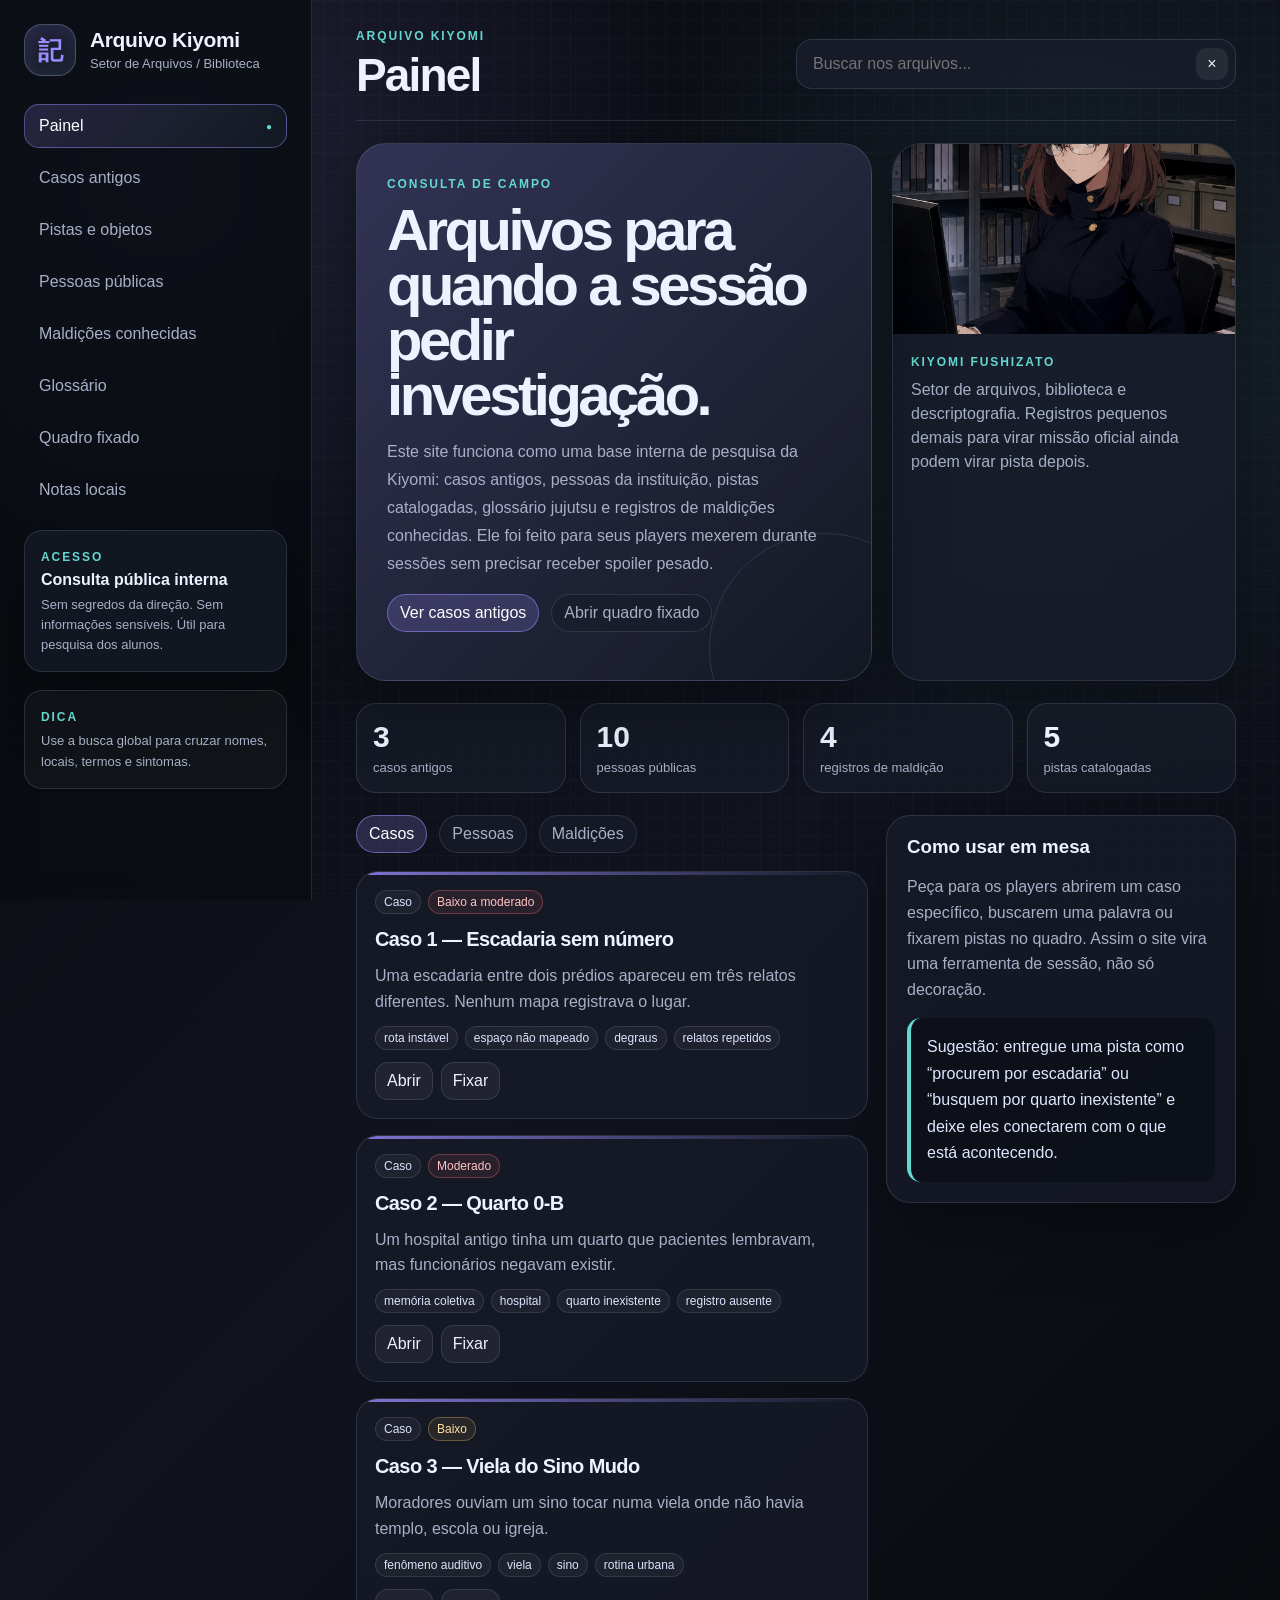
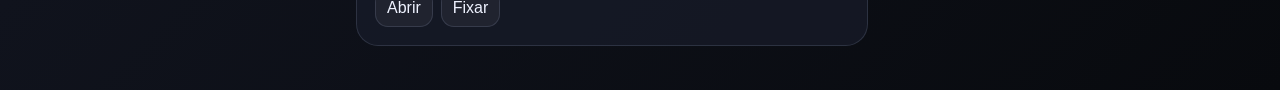
<file: index.html>
<!DOCTYPE html>
<html lang="pt-BR">
<head>
  <meta charset="UTF-8" />
  <meta name="viewport" content="width=device-width, initial-scale=1.0" />
  <title>Arquivo Kiyomi — Colégio Jujutsu</title>
  <link rel="stylesheet" href="assets/css/style.css" />
</head>
<body>
  <div class="noise"></div>
  <div class="app-shell">
    <aside class="sidebar" id="sidebar">
      <div class="brand">
        <div class="brand-mark">記</div>
        <div>
          <h1>Arquivo Kiyomi</h1>
          <p>Setor de Arquivos / Biblioteca</p>
        </div>
      </div>

      <button class="mobile-close" id="closeSidebar">Fechar</button>

      <nav class="nav-list" id="navList">
        <a href="#/inicio" class="nav-link" data-route="inicio">Painel</a>
        <a href="#/casos" class="nav-link" data-route="casos">Casos antigos</a>
        <a href="#/pistas" class="nav-link" data-route="pistas">Pistas e objetos</a>
        <a href="#/pessoas" class="nav-link" data-route="pessoas">Pessoas públicas</a>
        <a href="#/maldições" class="nav-link" data-route="maldições">Maldições conhecidas</a>
        <a href="#/glossario" class="nav-link" data-route="glossario">Glossário</a>
        <a href="#/quadro" class="nav-link" data-route="quadro">Quadro fixado</a>
        <a href="#/notas" class="nav-link" data-route="notas">Notas locais</a>
      </nav>

      <div class="sidebar-card">
        <span class="mini-label">Acesso</span>
        <strong>Consulta pública interna</strong>
        <p>Sem segredos da direção. Sem informações sensíveis. Útil para pesquisa dos alunos.</p>
      </div>

      <div class="sidebar-card compact">
        <span class="mini-label">Dica</span>
        <p>Use a busca global para cruzar nomes, locais, termos e sintomas.</p>
      </div>
    </aside>

    <main class="main">
      <header class="topbar">
        <button class="hamburger" id="openSidebar">☰</button>
        <div>
          <span class="mini-label" id="routeKicker">Dossiê</span>
          <h2 id="pageTitle">Painel</h2>
        </div>
        <div class="global-search">
          <input id="globalSearch" type="search" placeholder="Buscar nos arquivos..." autocomplete="off" />
          <button id="clearSearch" title="Limpar busca">×</button>
        </div>
      </header>

      <section id="searchResults" class="search-results hidden"></section>
      <section id="viewRoot" class="view-root"></section>
    </main>
  </div>

  <dialog id="detailDialog" class="detail-dialog">
    <button class="dialog-close" id="dialogClose">×</button>
    <div id="dialogContent"></div>
  </dialog>

  <script src="assets/js/data.js"></script>
  <script src="assets/js/app.js"></script>
</body>
</html>
</file>
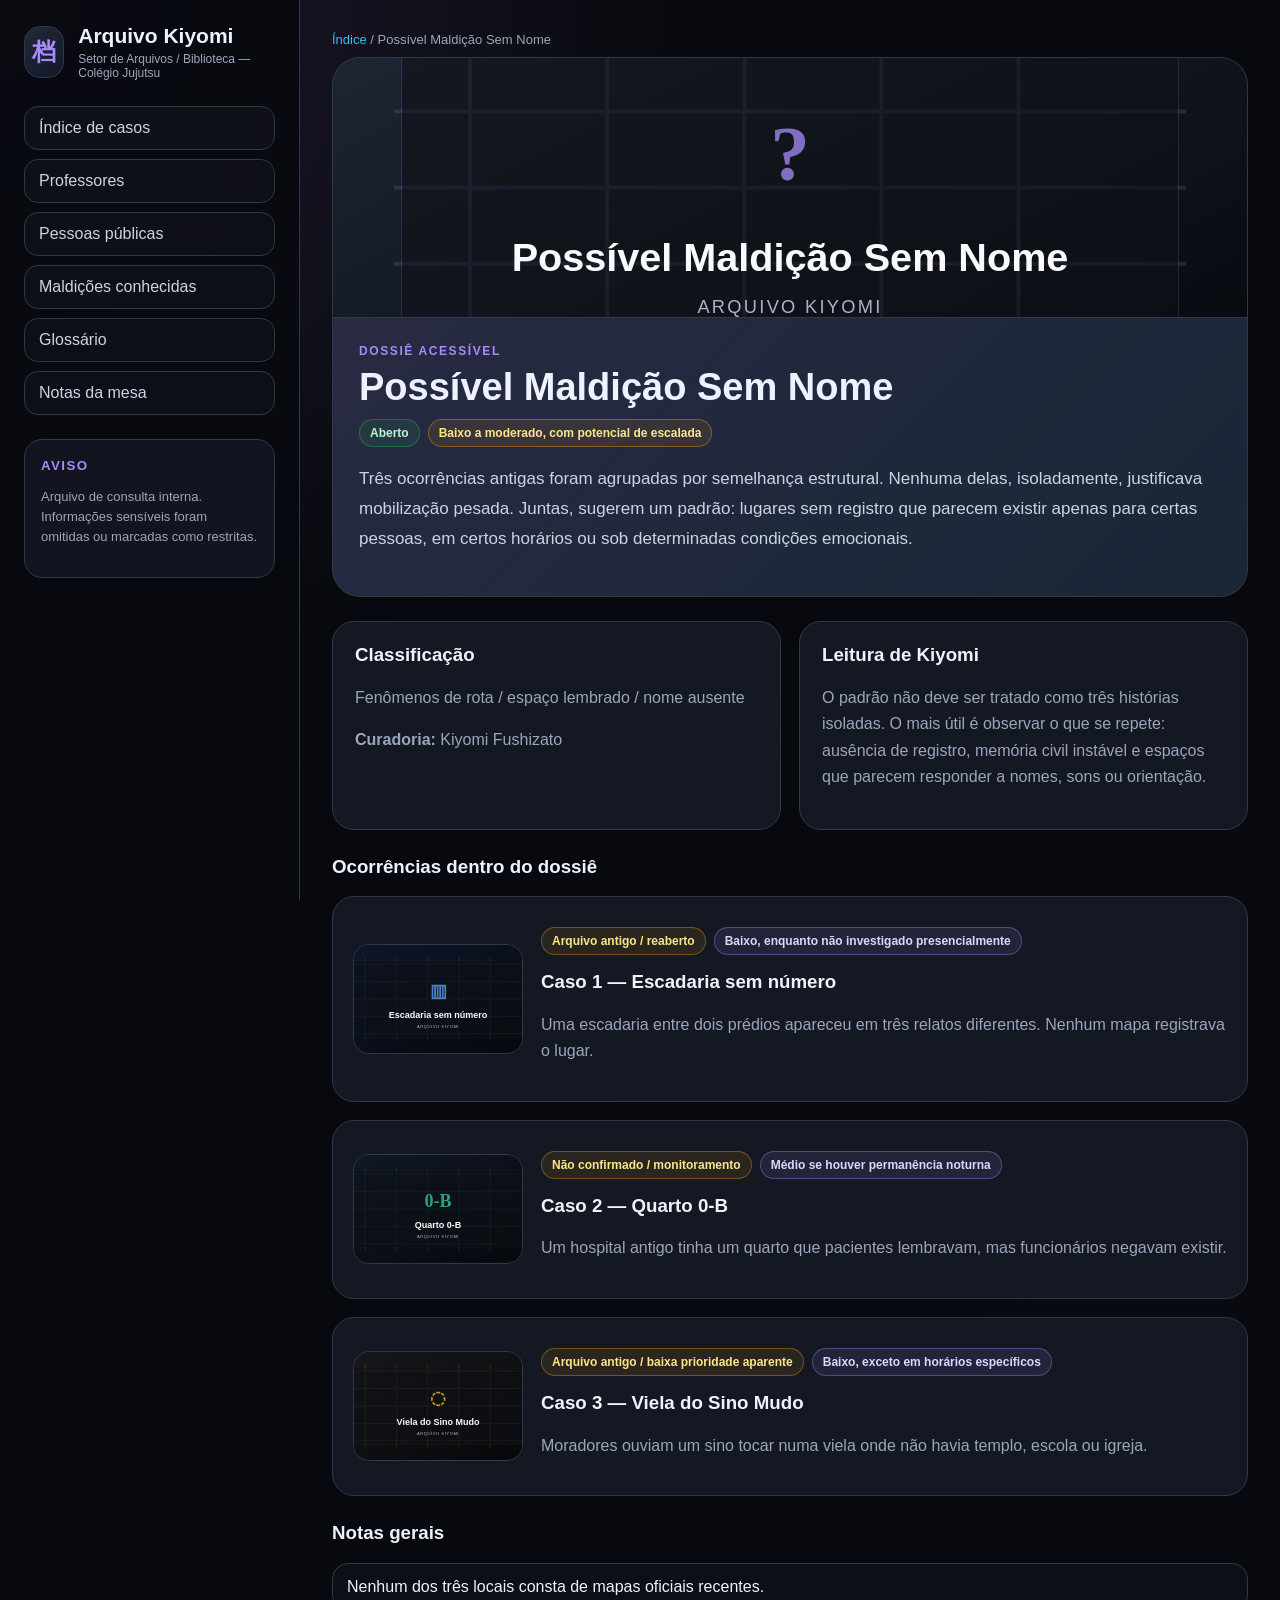
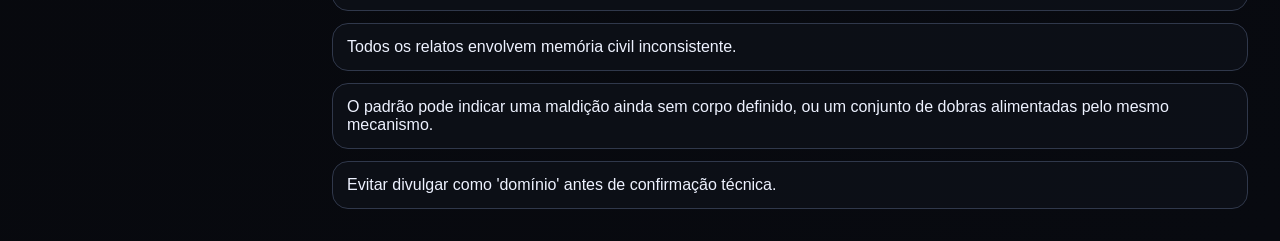
<file: caso.html>
<!DOCTYPE html>
<html lang="pt-BR">
<head>
  <meta charset="UTF-8" />
  <meta name="viewport" content="width=device-width, initial-scale=1.0" />
  <title>Arquivo Kiyomi</title>
  <link rel="stylesheet" href="styles.css" />
</head>
<body>
  <script src="data.js"></script>
  <script src="app.js"></script>
  <script>
    const page = "caso";
    const routes = {
      index: renderIndex,
      caso: renderCaseGroup,
      subcaso: renderSubcase,
      professores: renderProfessores,
      professor: renderProfessor,
      pessoas: renderPessoas,
      maldicoes: renderMaldicoes,
      glossario: renderGlossario,
      notas: renderNotas
    };
    routes[page]();
  </script>
</body>
</html>
</file>
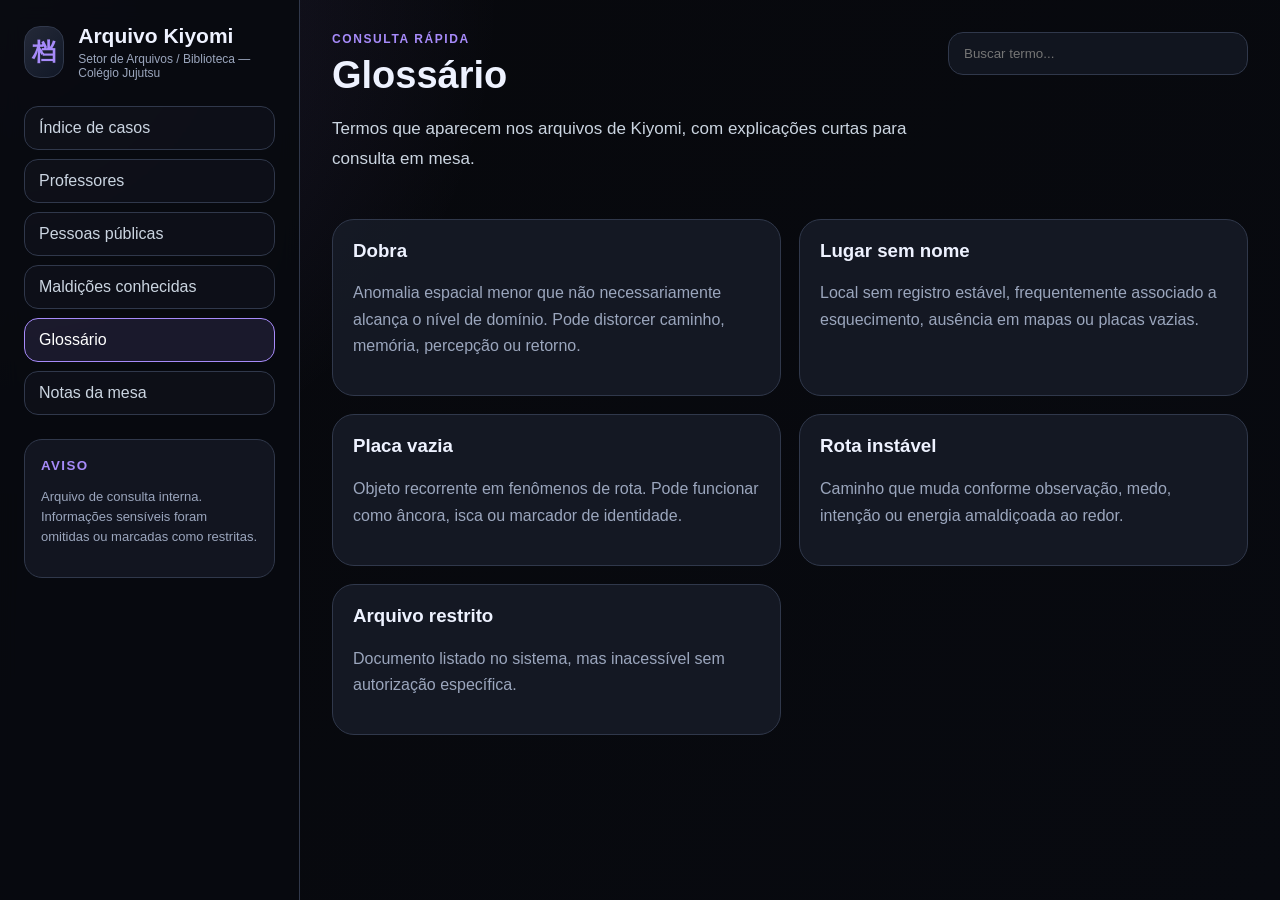
<file: glossario.html>
<!DOCTYPE html>
<html lang="pt-BR">
<head>
  <meta charset="UTF-8" />
  <meta name="viewport" content="width=device-width, initial-scale=1.0" />
  <title>Arquivo Kiyomi</title>
  <link rel="stylesheet" href="styles.css" />
</head>
<body>
  <script src="data.js"></script>
  <script src="app.js"></script>
  <script>
    const page = "glossario";
    const routes = {
      index: renderIndex,
      caso: renderCaseGroup,
      subcaso: renderSubcase,
      professores: renderProfessores,
      professor: renderProfessor,
      pessoas: renderPessoas,
      maldicoes: renderMaldicoes,
      glossario: renderGlossario,
      notas: renderNotas
    };
    routes[page]();
  </script>
</body>
</html>
</file>
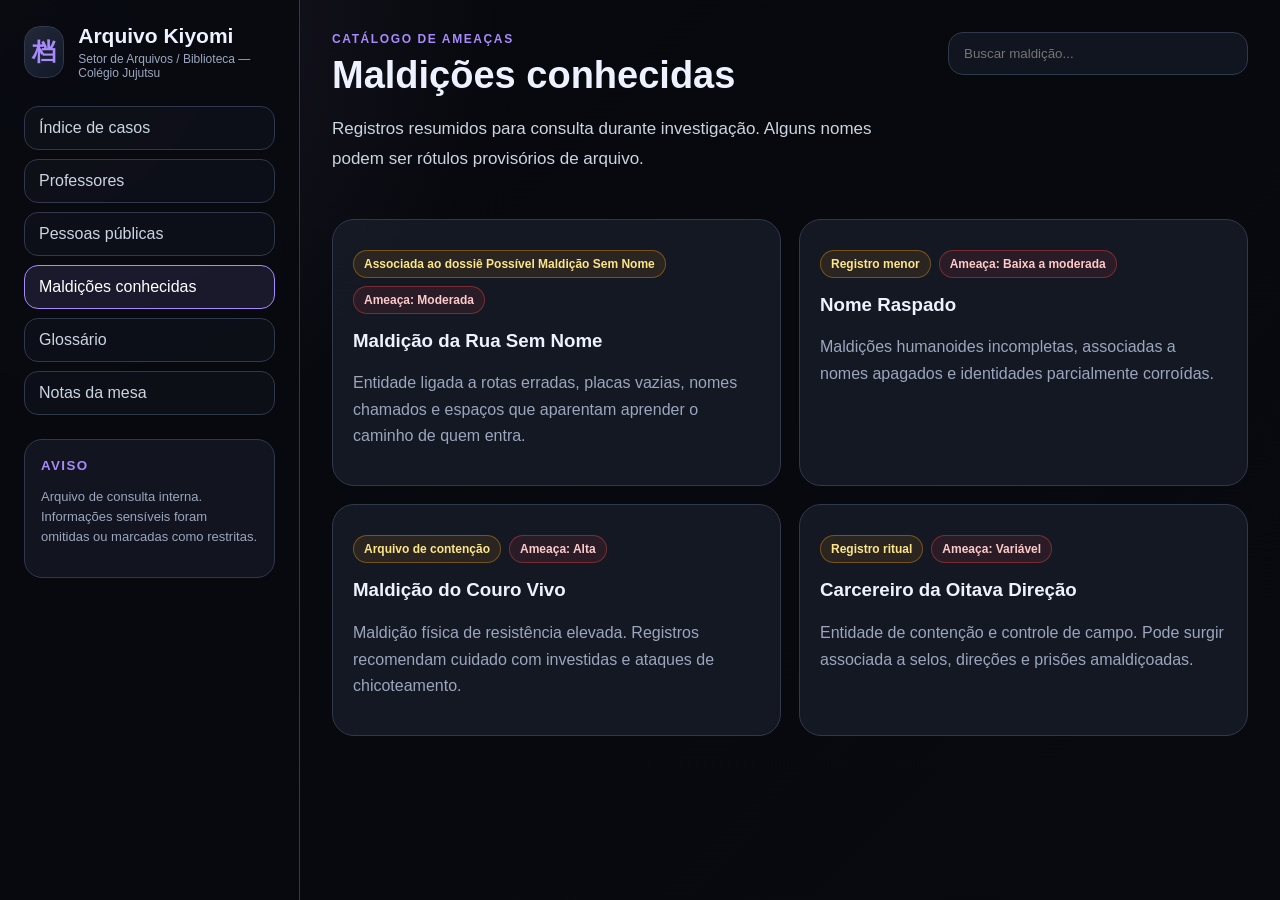
<file: maldicoes.html>
<!DOCTYPE html>
<html lang="pt-BR">
<head>
  <meta charset="UTF-8" />
  <meta name="viewport" content="width=device-width, initial-scale=1.0" />
  <title>Arquivo Kiyomi</title>
  <link rel="stylesheet" href="styles.css" />
</head>
<body>
  <script src="data.js"></script>
  <script src="app.js"></script>
  <script>
    const page = "maldicoes";
    const routes = {
      index: renderIndex,
      caso: renderCaseGroup,
      subcaso: renderSubcase,
      professores: renderProfessores,
      professor: renderProfessor,
      pessoas: renderPessoas,
      maldicoes: renderMaldicoes,
      glossario: renderGlossario,
      notas: renderNotas
    };
    routes[page]();
  </script>
</body>
</html>
</file>
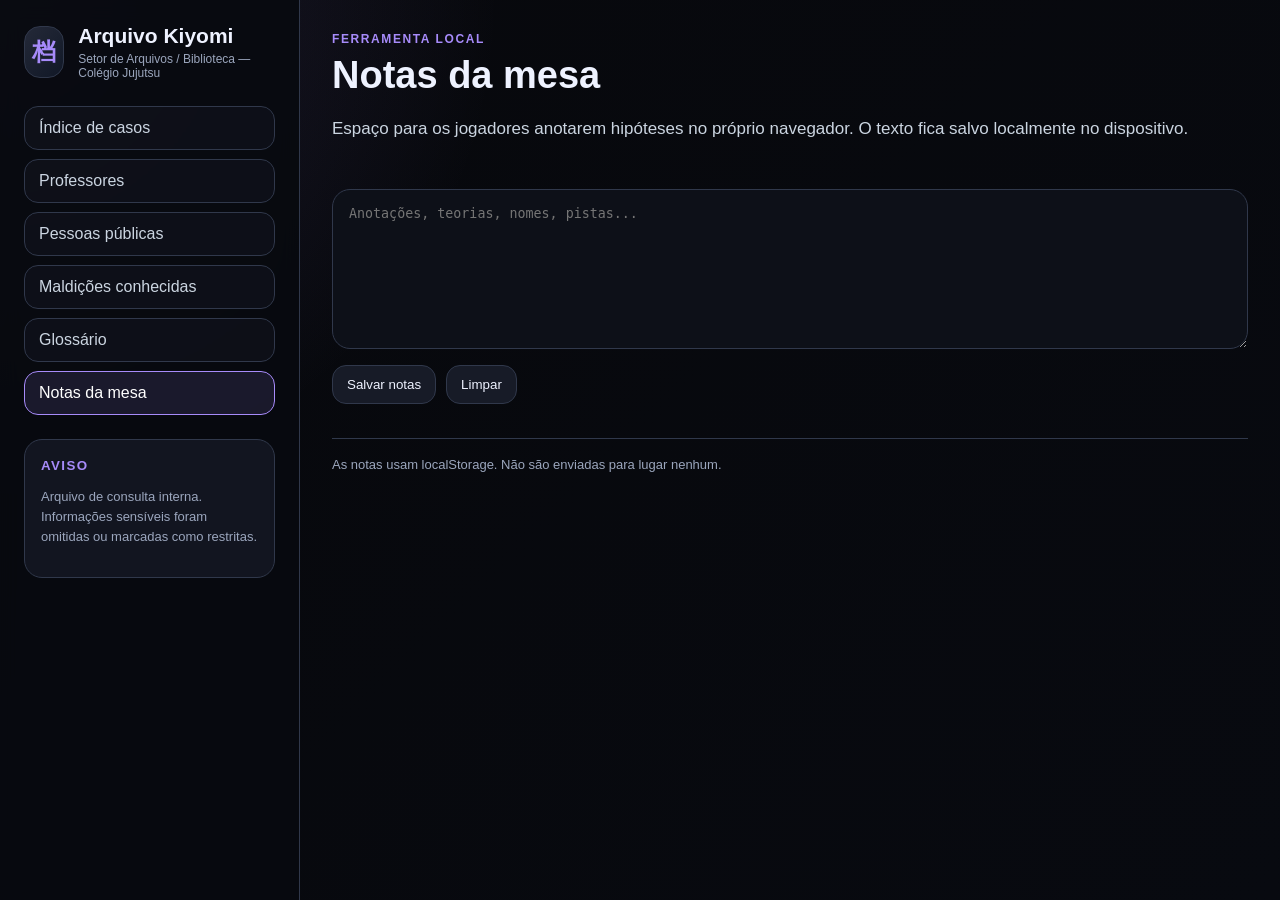
<file: notas.html>
<!DOCTYPE html>
<html lang="pt-BR">
<head>
  <meta charset="UTF-8" />
  <meta name="viewport" content="width=device-width, initial-scale=1.0" />
  <title>Arquivo Kiyomi</title>
  <link rel="stylesheet" href="styles.css" />
</head>
<body>
  <script src="data.js"></script>
  <script src="app.js"></script>
  <script>
    const page = "notas";
    const routes = {
      index: renderIndex,
      caso: renderCaseGroup,
      subcaso: renderSubcase,
      professores: renderProfessores,
      professor: renderProfessor,
      pessoas: renderPessoas,
      maldicoes: renderMaldicoes,
      glossario: renderGlossario,
      notas: renderNotas
    };
    routes[page]();
  </script>
</body>
</html>
</file>
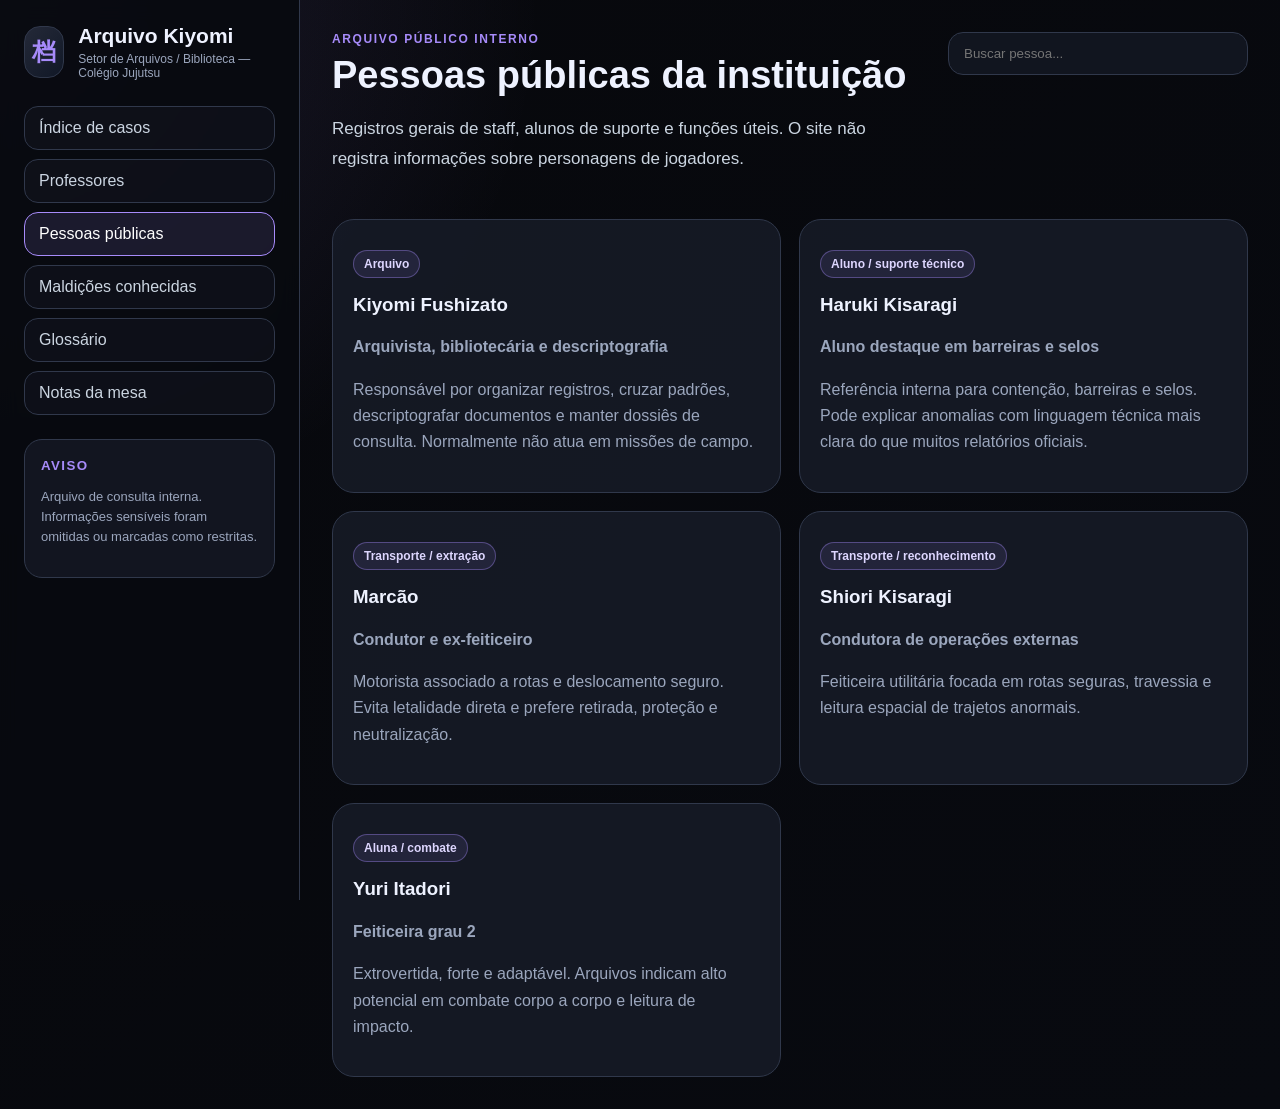
<file: pessoas.html>
<!DOCTYPE html>
<html lang="pt-BR">
<head>
  <meta charset="UTF-8" />
  <meta name="viewport" content="width=device-width, initial-scale=1.0" />
  <title>Arquivo Kiyomi</title>
  <link rel="stylesheet" href="styles.css" />
</head>
<body>
  <script src="data.js"></script>
  <script src="app.js"></script>
  <script>
    const page = "pessoas";
    const routes = {
      index: renderIndex,
      caso: renderCaseGroup,
      subcaso: renderSubcase,
      professores: renderProfessores,
      professor: renderProfessor,
      pessoas: renderPessoas,
      maldicoes: renderMaldicoes,
      glossario: renderGlossario,
      notas: renderNotas
    };
    routes[page]();
  </script>
</body>
</html>
</file>
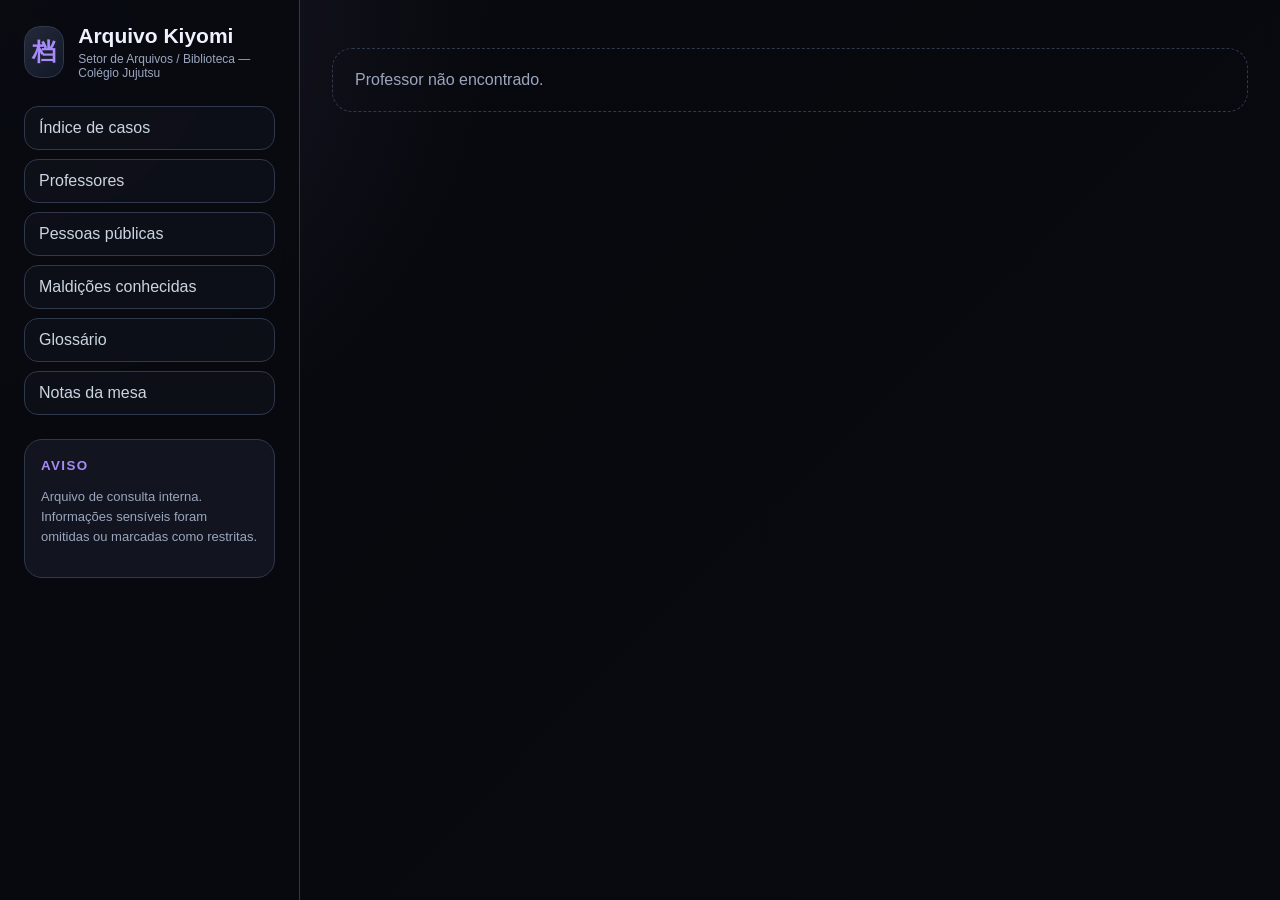
<file: professor.html>
<!DOCTYPE html>
<html lang="pt-BR">
<head>
  <meta charset="UTF-8" />
  <meta name="viewport" content="width=device-width, initial-scale=1.0" />
  <title>Arquivo Kiyomi</title>
  <link rel="stylesheet" href="styles.css" />
</head>
<body>
  <script src="data.js"></script>
  <script src="app.js"></script>
  <script>
    const page = "professor";
    const routes = {
      index: renderIndex,
      caso: renderCaseGroup,
      subcaso: renderSubcase,
      professores: renderProfessores,
      professor: renderProfessor,
      pessoas: renderPessoas,
      maldicoes: renderMaldicoes,
      glossario: renderGlossario,
      notas: renderNotas
    };
    routes[page]();
  </script>
</body>
</html>
</file>
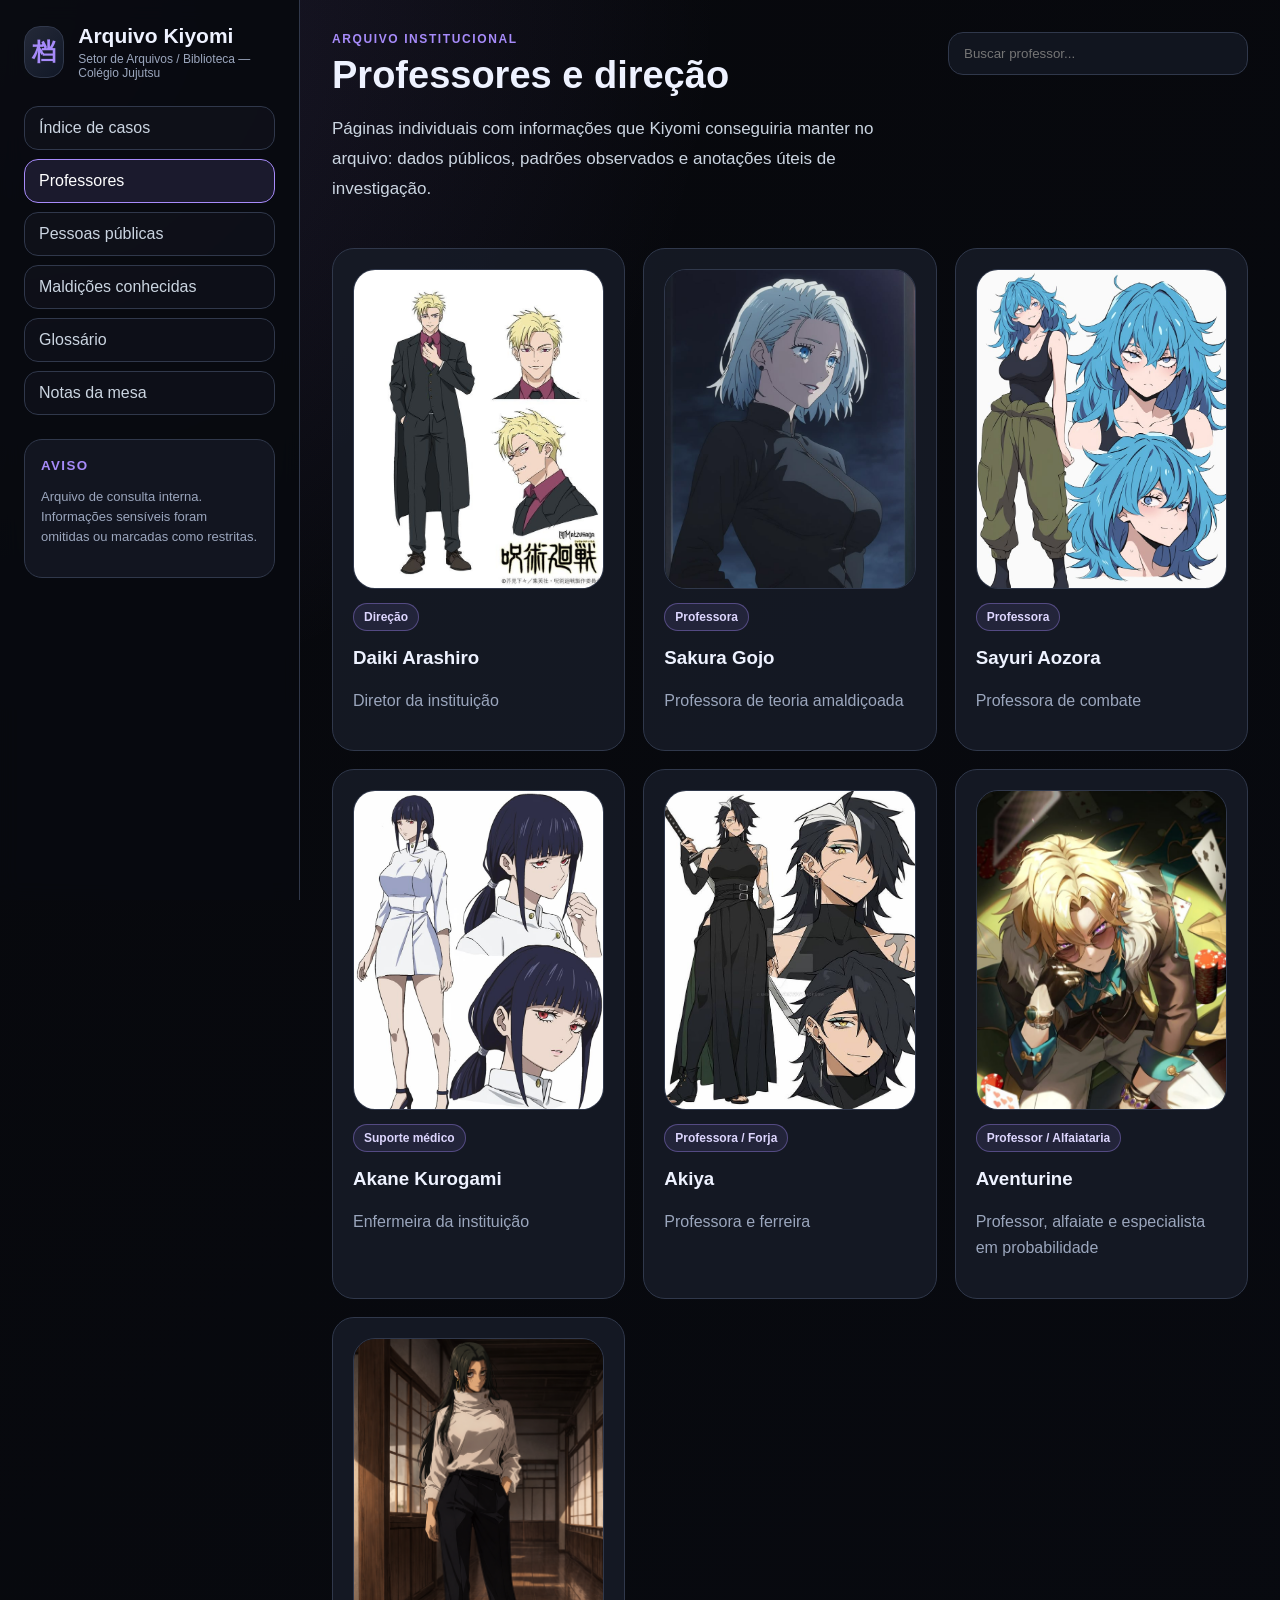
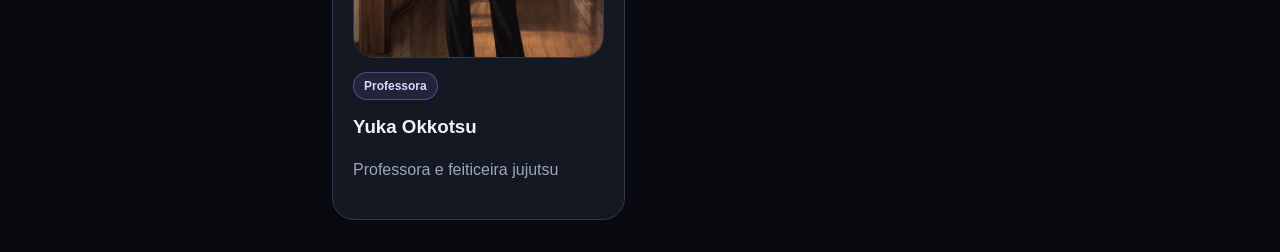
<file: professores.html>
<!DOCTYPE html>
<html lang="pt-BR">
<head>
  <meta charset="UTF-8" />
  <meta name="viewport" content="width=device-width, initial-scale=1.0" />
  <title>Arquivo Kiyomi</title>
  <link rel="stylesheet" href="styles.css" />
</head>
<body>
  <script src="data.js"></script>
  <script src="app.js"></script>
  <script>
    const page = "professores";
    const routes = {
      index: renderIndex,
      caso: renderCaseGroup,
      subcaso: renderSubcase,
      professores: renderProfessores,
      professor: renderProfessor,
      pessoas: renderPessoas,
      maldicoes: renderMaldicoes,
      glossario: renderGlossario,
      notas: renderNotas
    };
    routes[page]();
  </script>
</body>
</html>
</file>
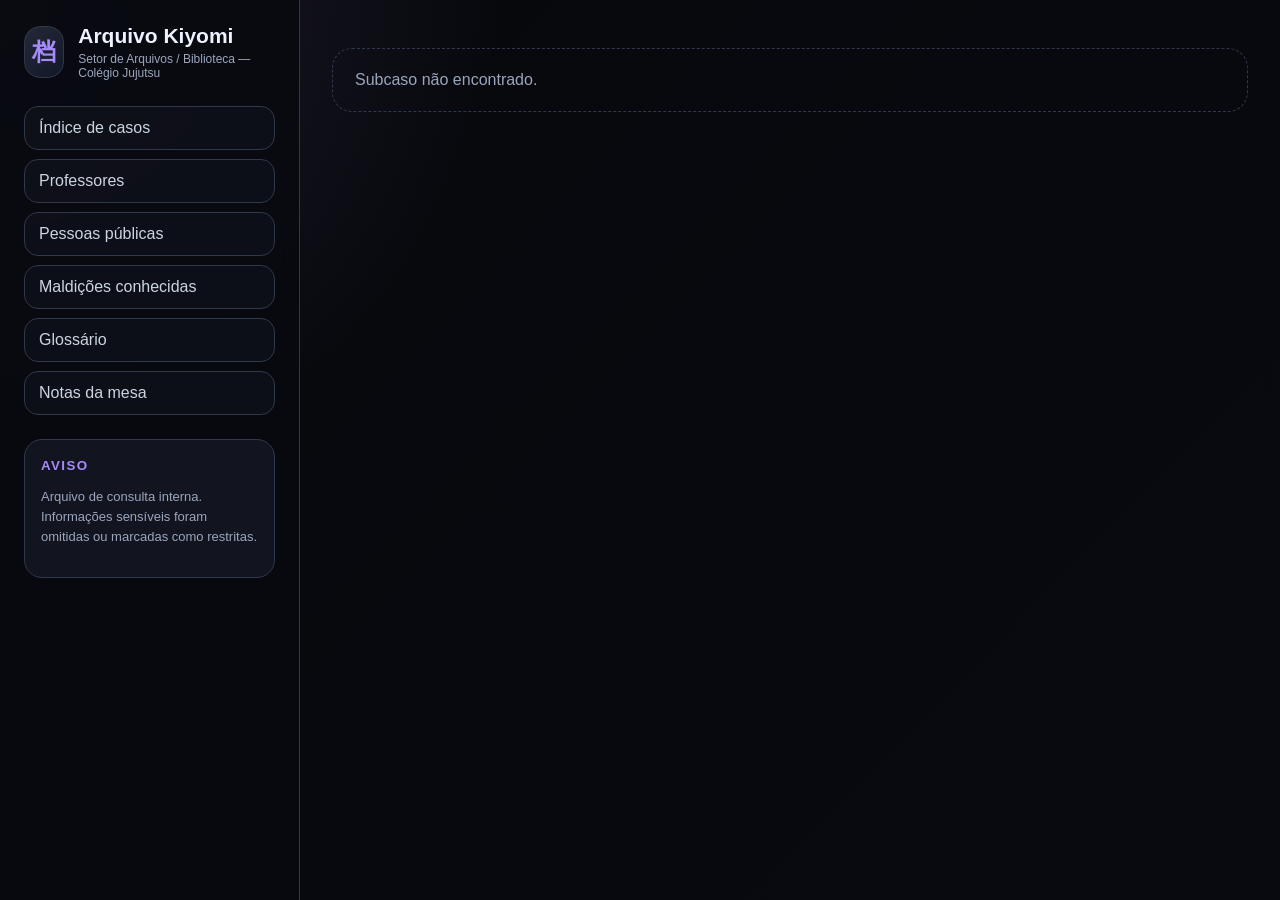
<file: subcaso.html>
<!DOCTYPE html>
<html lang="pt-BR">
<head>
  <meta charset="UTF-8" />
  <meta name="viewport" content="width=device-width, initial-scale=1.0" />
  <title>Arquivo Kiyomi</title>
  <link rel="stylesheet" href="styles.css" />
</head>
<body>
  <script src="data.js"></script>
  <script src="app.js"></script>
  <script>
    const page = "subcaso";
    const routes = {
      index: renderIndex,
      caso: renderCaseGroup,
      subcaso: renderSubcase,
      professores: renderProfessores,
      professor: renderProfessor,
      pessoas: renderPessoas,
      maldicoes: renderMaldicoes,
      glossario: renderGlossario,
      notas: renderNotas
    };
    routes[page]();
  </script>
</body>
</html>
</file>
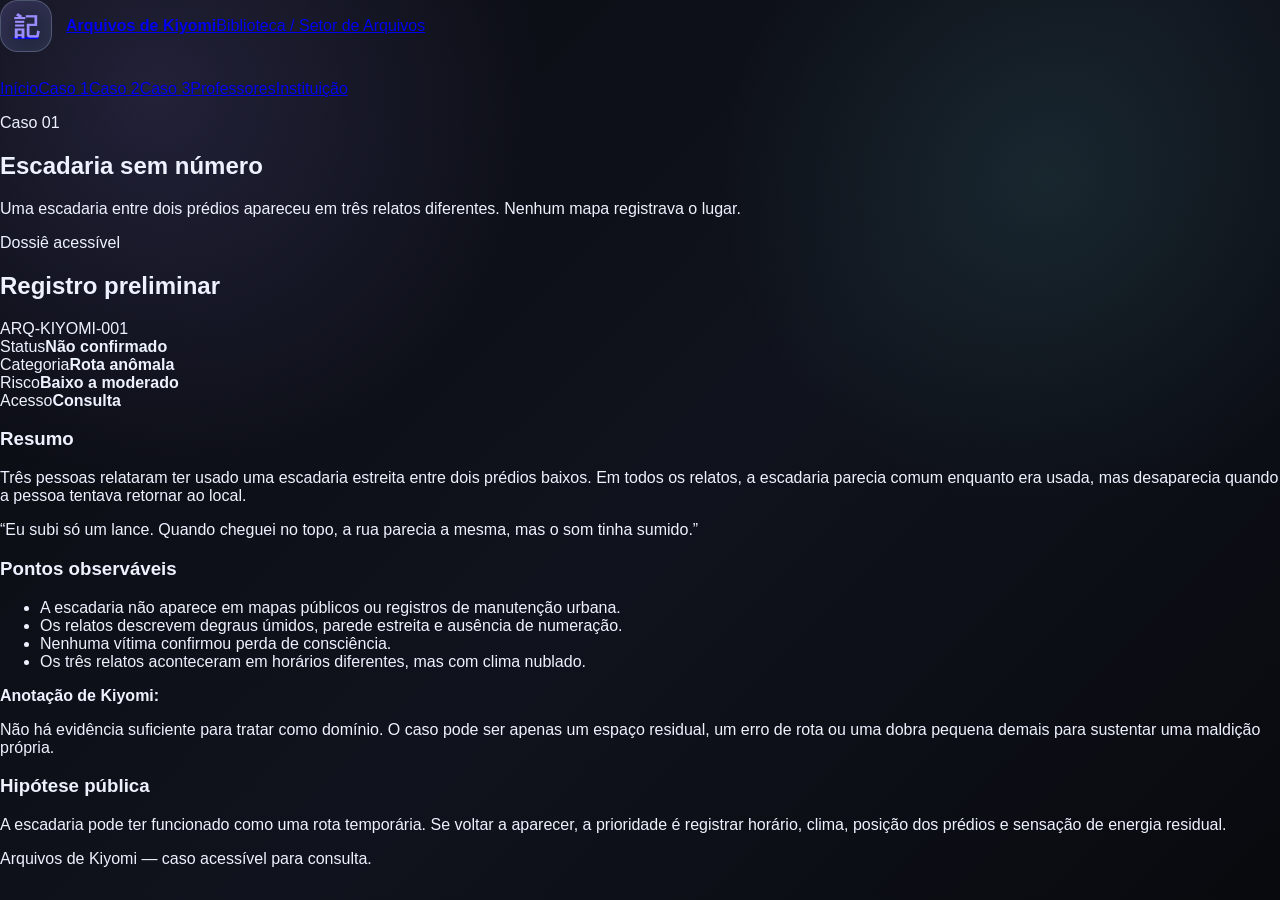
<file: casos/escadaria-sem-numero.html>
<!DOCTYPE html>
<html lang="pt-BR">
<head>
  <meta charset="UTF-8" />
  <meta name="viewport" content="width=device-width, initial-scale=1.0" />
  <title>Caso 1 — Escadaria sem número</title>
  <link rel="stylesheet" href="../assets/css/style.css" />
</head>
<body>
  <header class="top-nav"><div class="nav-inner">
    <a class="brand" href="../index.html"><span class="brand-mark">記</span><span><strong>Arquivos de Kiyomi</strong><span>Biblioteca / Setor de Arquivos</span></span></a>
    <nav class="nav-links"><a href="../index.html">Início</a><a href="escadaria-sem-numero.html">Caso 1</a><a href="quarto-0b.html">Caso 2</a><a href="viela-do-sino-mudo.html">Caso 3</a><a href="../publico/professores.html">Professores</a><a href="../publico/instituicao.html">Instituição</a></nav>
  </div></header>

  <main class="site-shell">
    <section class="page-title">
      <p class="kicker">Caso 01</p>
      <h1>Escadaria sem número</h1>
      <p class="lead">Uma escadaria entre dois prédios apareceu em três relatos diferentes. Nenhum mapa registrava o lugar.</p>
    </section>

    <article class="dossier">
      <div class="dossier-header">
        <div><p class="kicker">Dossiê acessível</p><h2>Registro preliminar</h2></div>
        <div class="dossier-code">ARQ-KIYOMI-001</div>
      </div>

      <div class="meta-grid">
        <div class="meta-item"><span>Status</span><strong>Não confirmado</strong></div>
        <div class="meta-item"><span>Categoria</span><strong>Rota anômala</strong></div>
        <div class="meta-item"><span>Risco</span><strong>Baixo a moderado</strong></div>
        <div class="meta-item"><span>Acesso</span><strong>Consulta</strong></div>
      </div>

      <h3>Resumo</h3>
      <p>Três pessoas relataram ter usado uma escadaria estreita entre dois prédios baixos. Em todos os relatos, a escadaria parecia comum enquanto era usada, mas desaparecia quando a pessoa tentava retornar ao local.</p>

      <div class="quote">“Eu subi só um lance. Quando cheguei no topo, a rua parecia a mesma, mas o som tinha sumido.”</div>

      <h3>Pontos observáveis</h3>
      <ul>
        <li>A escadaria não aparece em mapas públicos ou registros de manutenção urbana.</li>
        <li>Os relatos descrevem degraus úmidos, parede estreita e ausência de numeração.</li>
        <li>Nenhuma vítima confirmou perda de consciência.</li>
        <li>Os três relatos aconteceram em horários diferentes, mas com clima nublado.</li>
      </ul>

      <div class="note-box">
        <strong>Anotação de Kiyomi:</strong>
        <p>Não há evidência suficiente para tratar como domínio. O caso pode ser apenas um espaço residual, um erro de rota ou uma dobra pequena demais para sustentar uma maldição própria.</p>
      </div>

      <h3>Hipótese pública</h3>
      <p>A escadaria pode ter funcionado como uma rota temporária. Se voltar a aparecer, a prioridade é registrar horário, clima, posição dos prédios e sensação de energia residual.</p>
    </article>
  </main>

  <footer class="footer"><div class="site-shell">Arquivos de Kiyomi — caso acessível para consulta.</div></footer>
  <script src="../assets/js/app.js"></script>
</body>
</html>
</file>
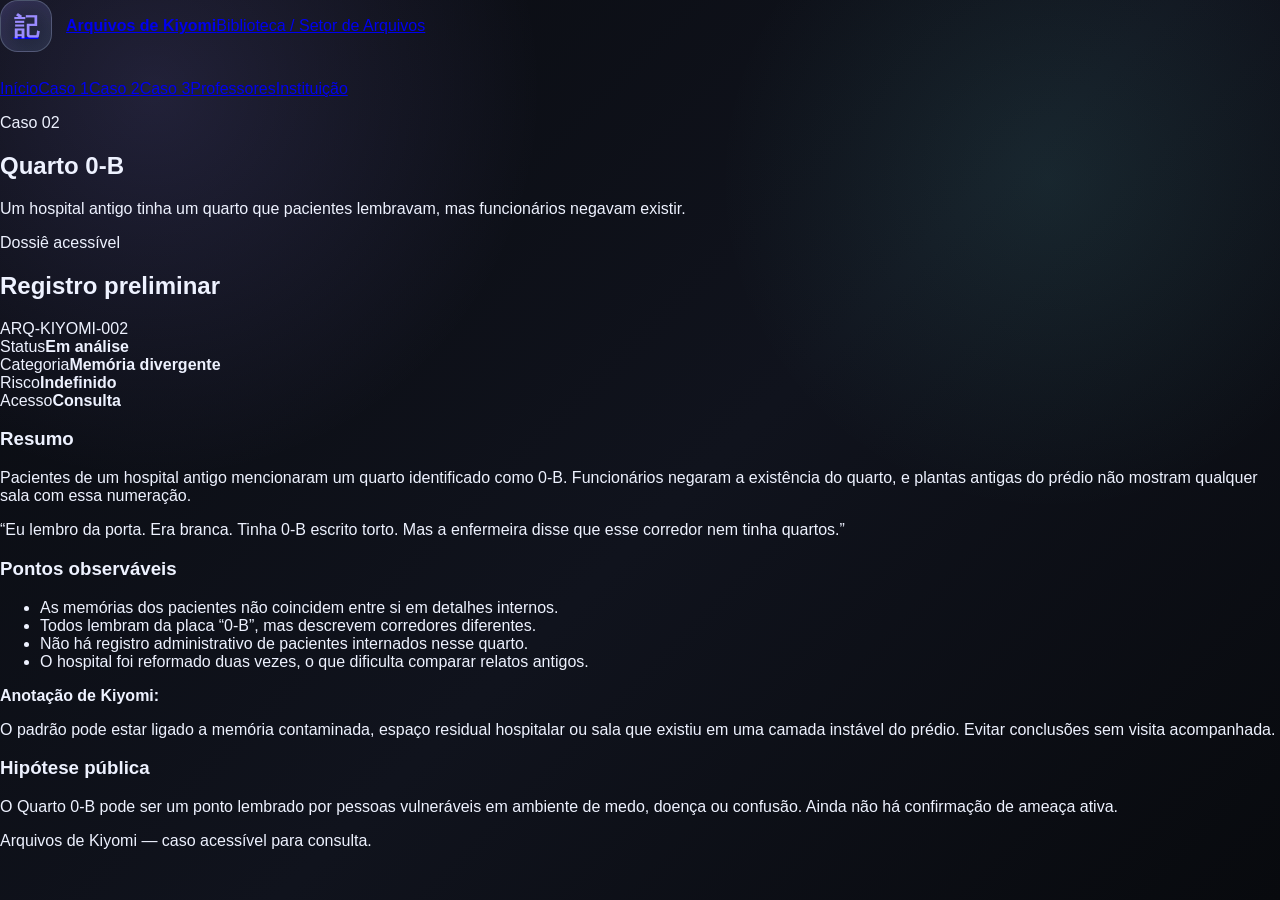
<file: casos/quarto-0b.html>
<!DOCTYPE html>
<html lang="pt-BR">
<head>
  <meta charset="UTF-8" />
  <meta name="viewport" content="width=device-width, initial-scale=1.0" />
  <title>Caso 2 — Quarto 0-B</title>
  <link rel="stylesheet" href="../assets/css/style.css" />
</head>
<body>
  <header class="top-nav"><div class="nav-inner">
    <a class="brand" href="../index.html"><span class="brand-mark">記</span><span><strong>Arquivos de Kiyomi</strong><span>Biblioteca / Setor de Arquivos</span></span></a>
    <nav class="nav-links"><a href="../index.html">Início</a><a href="escadaria-sem-numero.html">Caso 1</a><a href="quarto-0b.html">Caso 2</a><a href="viela-do-sino-mudo.html">Caso 3</a><a href="../publico/professores.html">Professores</a><a href="../publico/instituicao.html">Instituição</a></nav>
  </div></header>

  <main class="site-shell">
    <section class="page-title">
      <p class="kicker">Caso 02</p>
      <h1>Quarto 0-B</h1>
      <p class="lead">Um hospital antigo tinha um quarto que pacientes lembravam, mas funcionários negavam existir.</p>
    </section>

    <article class="dossier">
      <div class="dossier-header">
        <div><p class="kicker">Dossiê acessível</p><h2>Registro preliminar</h2></div>
        <div class="dossier-code">ARQ-KIYOMI-002</div>
      </div>

      <div class="meta-grid">
        <div class="meta-item"><span>Status</span><strong>Em análise</strong></div>
        <div class="meta-item"><span>Categoria</span><strong>Memória divergente</strong></div>
        <div class="meta-item"><span>Risco</span><strong>Indefinido</strong></div>
        <div class="meta-item"><span>Acesso</span><strong>Consulta</strong></div>
      </div>

      <h3>Resumo</h3>
      <p>Pacientes de um hospital antigo mencionaram um quarto identificado como 0-B. Funcionários negaram a existência do quarto, e plantas antigas do prédio não mostram qualquer sala com essa numeração.</p>

      <div class="quote">“Eu lembro da porta. Era branca. Tinha 0-B escrito torto. Mas a enfermeira disse que esse corredor nem tinha quartos.”</div>

      <h3>Pontos observáveis</h3>
      <ul>
        <li>As memórias dos pacientes não coincidem entre si em detalhes internos.</li>
        <li>Todos lembram da placa “0-B”, mas descrevem corredores diferentes.</li>
        <li>Não há registro administrativo de pacientes internados nesse quarto.</li>
        <li>O hospital foi reformado duas vezes, o que dificulta comparar relatos antigos.</li>
      </ul>

      <div class="note-box">
        <strong>Anotação de Kiyomi:</strong>
        <p>O padrão pode estar ligado a memória contaminada, espaço residual hospitalar ou sala que existiu em uma camada instável do prédio. Evitar conclusões sem visita acompanhada.</p>
      </div>

      <h3>Hipótese pública</h3>
      <p>O Quarto 0-B pode ser um ponto lembrado por pessoas vulneráveis em ambiente de medo, doença ou confusão. Ainda não há confirmação de ameaça ativa.</p>
    </article>
  </main>

  <footer class="footer"><div class="site-shell">Arquivos de Kiyomi — caso acessível para consulta.</div></footer>
  <script src="../assets/js/app.js"></script>
</body>
</html>
</file>
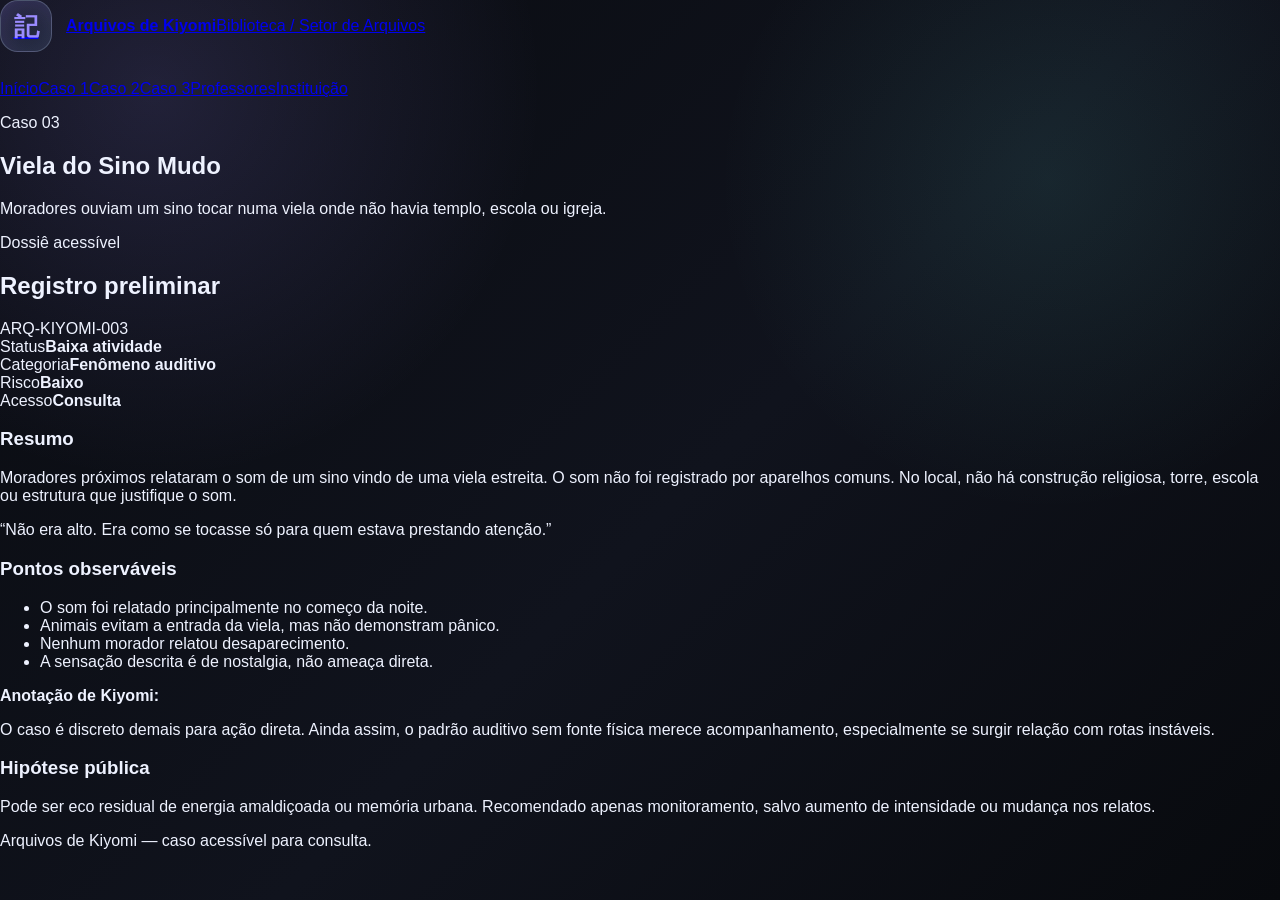
<file: casos/viela-do-sino-mudo.html>
<!DOCTYPE html>
<html lang="pt-BR">
<head>
  <meta charset="UTF-8" />
  <meta name="viewport" content="width=device-width, initial-scale=1.0" />
  <title>Caso 3 — Viela do Sino Mudo</title>
  <link rel="stylesheet" href="../assets/css/style.css" />
</head>
<body>
  <header class="top-nav"><div class="nav-inner">
    <a class="brand" href="../index.html"><span class="brand-mark">記</span><span><strong>Arquivos de Kiyomi</strong><span>Biblioteca / Setor de Arquivos</span></span></a>
    <nav class="nav-links"><a href="../index.html">Início</a><a href="escadaria-sem-numero.html">Caso 1</a><a href="quarto-0b.html">Caso 2</a><a href="viela-do-sino-mudo.html">Caso 3</a><a href="../publico/professores.html">Professores</a><a href="../publico/instituicao.html">Instituição</a></nav>
  </div></header>

  <main class="site-shell">
    <section class="page-title">
      <p class="kicker">Caso 03</p>
      <h1>Viela do Sino Mudo</h1>
      <p class="lead">Moradores ouviam um sino tocar numa viela onde não havia templo, escola ou igreja.</p>
    </section>

    <article class="dossier">
      <div class="dossier-header">
        <div><p class="kicker">Dossiê acessível</p><h2>Registro preliminar</h2></div>
        <div class="dossier-code">ARQ-KIYOMI-003</div>
      </div>

      <div class="meta-grid">
        <div class="meta-item"><span>Status</span><strong>Baixa atividade</strong></div>
        <div class="meta-item"><span>Categoria</span><strong>Fenômeno auditivo</strong></div>
        <div class="meta-item"><span>Risco</span><strong>Baixo</strong></div>
        <div class="meta-item"><span>Acesso</span><strong>Consulta</strong></div>
      </div>

      <h3>Resumo</h3>
      <p>Moradores próximos relataram o som de um sino vindo de uma viela estreita. O som não foi registrado por aparelhos comuns. No local, não há construção religiosa, torre, escola ou estrutura que justifique o som.</p>

      <div class="quote">“Não era alto. Era como se tocasse só para quem estava prestando atenção.”</div>

      <h3>Pontos observáveis</h3>
      <ul>
        <li>O som foi relatado principalmente no começo da noite.</li>
        <li>Animais evitam a entrada da viela, mas não demonstram pânico.</li>
        <li>Nenhum morador relatou desaparecimento.</li>
        <li>A sensação descrita é de nostalgia, não ameaça direta.</li>
      </ul>

      <div class="note-box">
        <strong>Anotação de Kiyomi:</strong>
        <p>O caso é discreto demais para ação direta. Ainda assim, o padrão auditivo sem fonte física merece acompanhamento, especialmente se surgir relação com rotas instáveis.</p>
      </div>

      <h3>Hipótese pública</h3>
      <p>Pode ser eco residual de energia amaldiçoada ou memória urbana. Recomendado apenas monitoramento, salvo aumento de intensidade ou mudança nos relatos.</p>
    </article>
  </main>

  <footer class="footer"><div class="site-shell">Arquivos de Kiyomi — caso acessível para consulta.</div></footer>
  <script src="../assets/js/app.js"></script>
</body>
</html>
</file>
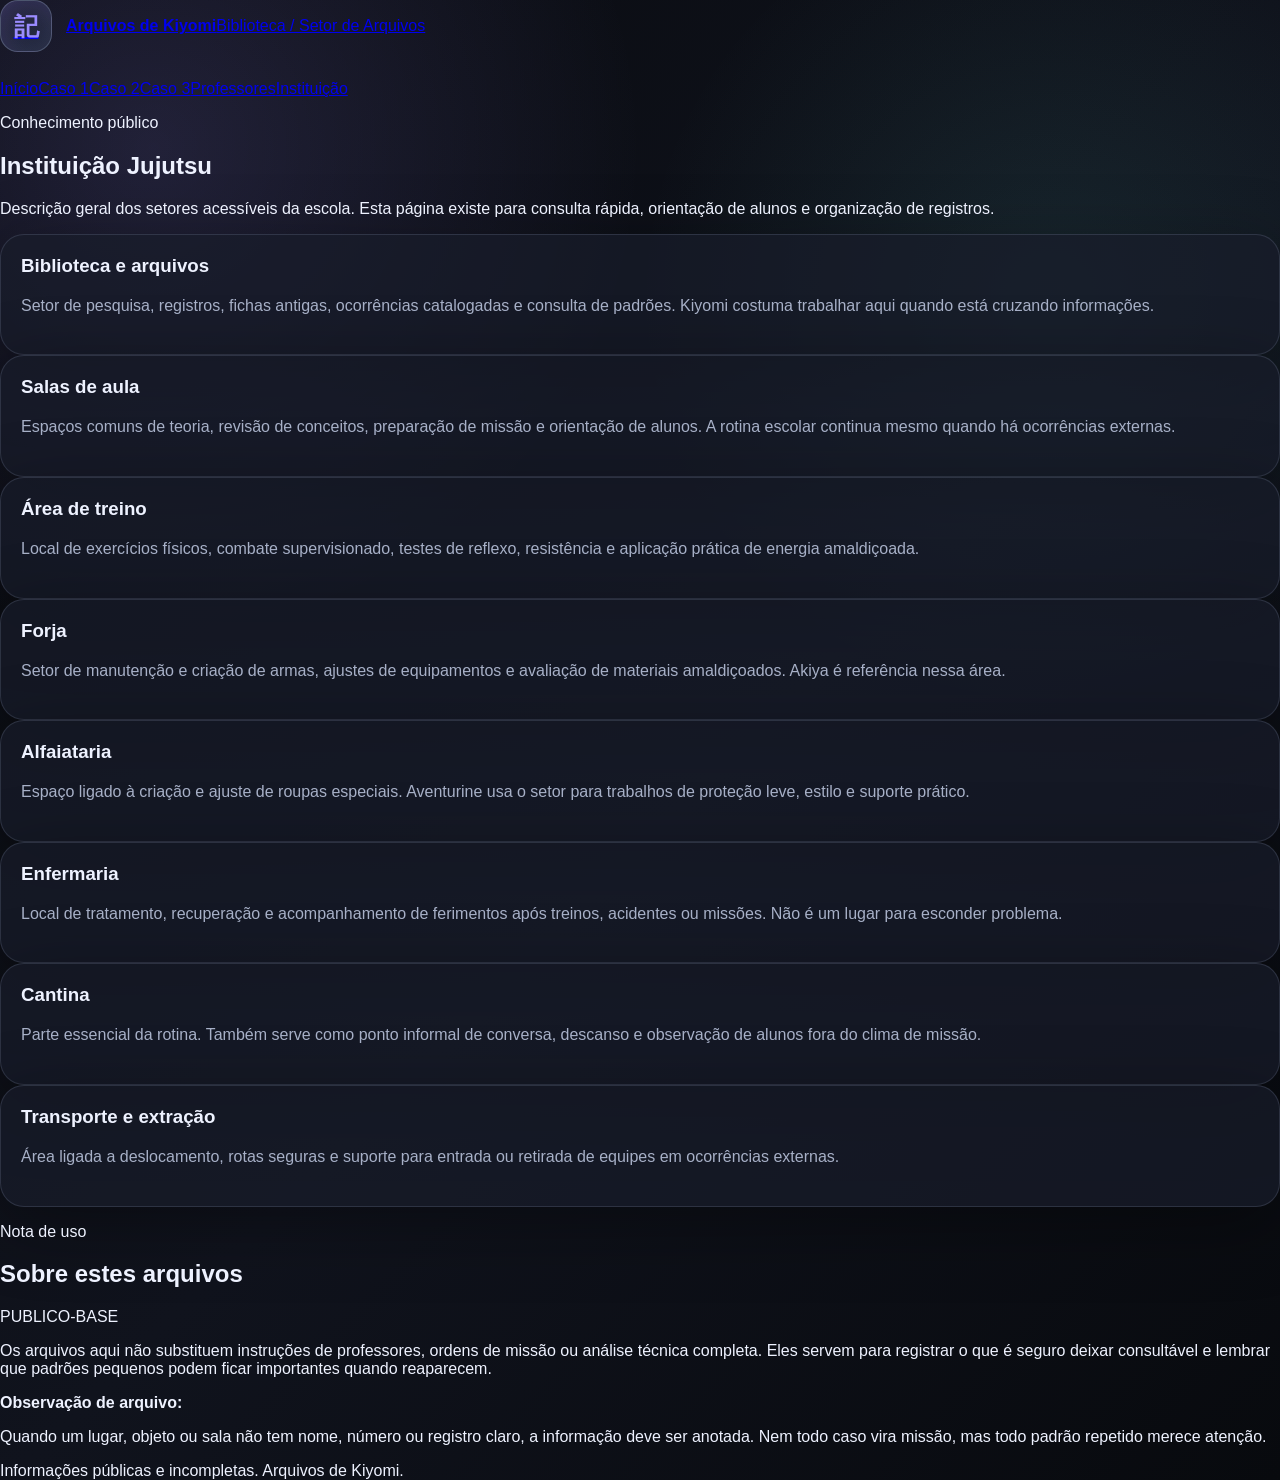
<file: publico/instituicao.html>
<!DOCTYPE html>
<html lang="pt-BR">
<head>
  <meta charset="UTF-8" />
  <meta name="viewport" content="width=device-width, initial-scale=1.0" />
  <title>Instituição — Arquivos de Kiyomi</title>
  <link rel="stylesheet" href="../assets/css/style.css" />
</head>
<body>
  <header class="top-nav"><div class="nav-inner">
    <a class="brand" href="../index.html"><span class="brand-mark">記</span><span><strong>Arquivos de Kiyomi</strong><span>Biblioteca / Setor de Arquivos</span></span></a>
    <nav class="nav-links"><a href="../index.html">Início</a><a href="../casos/escadaria-sem-numero.html">Caso 1</a><a href="../casos/quarto-0b.html">Caso 2</a><a href="../casos/viela-do-sino-mudo.html">Caso 3</a><a href="professores.html">Professores</a><a href="instituicao.html">Instituição</a></nav>
  </div></header>

  <main class="site-shell">
    <section class="page-title">
      <p class="kicker">Conhecimento público</p>
      <h1>Instituição Jujutsu</h1>
      <p class="lead">Descrição geral dos setores acessíveis da escola. Esta página existe para consulta rápida, orientação de alunos e organização de registros.</p>
    </section>

    <section class="section grid two">
      <article class="panel"><h3>Biblioteca e arquivos</h3><p>Setor de pesquisa, registros, fichas antigas, ocorrências catalogadas e consulta de padrões. Kiyomi costuma trabalhar aqui quando está cruzando informações.</p></article>
      <article class="panel"><h3>Salas de aula</h3><p>Espaços comuns de teoria, revisão de conceitos, preparação de missão e orientação de alunos. A rotina escolar continua mesmo quando há ocorrências externas.</p></article>
      <article class="panel"><h3>Área de treino</h3><p>Local de exercícios físicos, combate supervisionado, testes de reflexo, resistência e aplicação prática de energia amaldiçoada.</p></article>
      <article class="panel"><h3>Forja</h3><p>Setor de manutenção e criação de armas, ajustes de equipamentos e avaliação de materiais amaldiçoados. Akiya é referência nessa área.</p></article>
      <article class="panel"><h3>Alfaiataria</h3><p>Espaço ligado à criação e ajuste de roupas especiais. Aventurine usa o setor para trabalhos de proteção leve, estilo e suporte prático.</p></article>
      <article class="panel"><h3>Enfermaria</h3><p>Local de tratamento, recuperação e acompanhamento de ferimentos após treinos, acidentes ou missões. Não é um lugar para esconder problema.</p></article>
      <article class="panel"><h3>Cantina</h3><p>Parte essencial da rotina. Também serve como ponto informal de conversa, descanso e observação de alunos fora do clima de missão.</p></article>
      <article class="panel"><h3>Transporte e extração</h3><p>Área ligada a deslocamento, rotas seguras e suporte para entrada ou retirada de equipes em ocorrências externas.</p></article>
    </section>

    <section class="section">
      <article class="dossier">
        <div class="dossier-header"><div><p class="kicker">Nota de uso</p><h2>Sobre estes arquivos</h2></div><div class="dossier-code">PUBLICO-BASE</div></div>
        <p>Os arquivos aqui não substituem instruções de professores, ordens de missão ou análise técnica completa. Eles servem para registrar o que é seguro deixar consultável e lembrar que padrões pequenos podem ficar importantes quando reaparecem.</p>
        <div class="note-box"><strong>Observação de arquivo:</strong><p>Quando um lugar, objeto ou sala não tem nome, número ou registro claro, a informação deve ser anotada. Nem todo caso vira missão, mas todo padrão repetido merece atenção.</p></div>
      </article>
    </section>
  </main>

  <footer class="footer"><div class="site-shell">Informações públicas e incompletas. Arquivos de Kiyomi.</div></footer>
  <script src="../assets/js/app.js"></script>
</body>
</html>
</file>
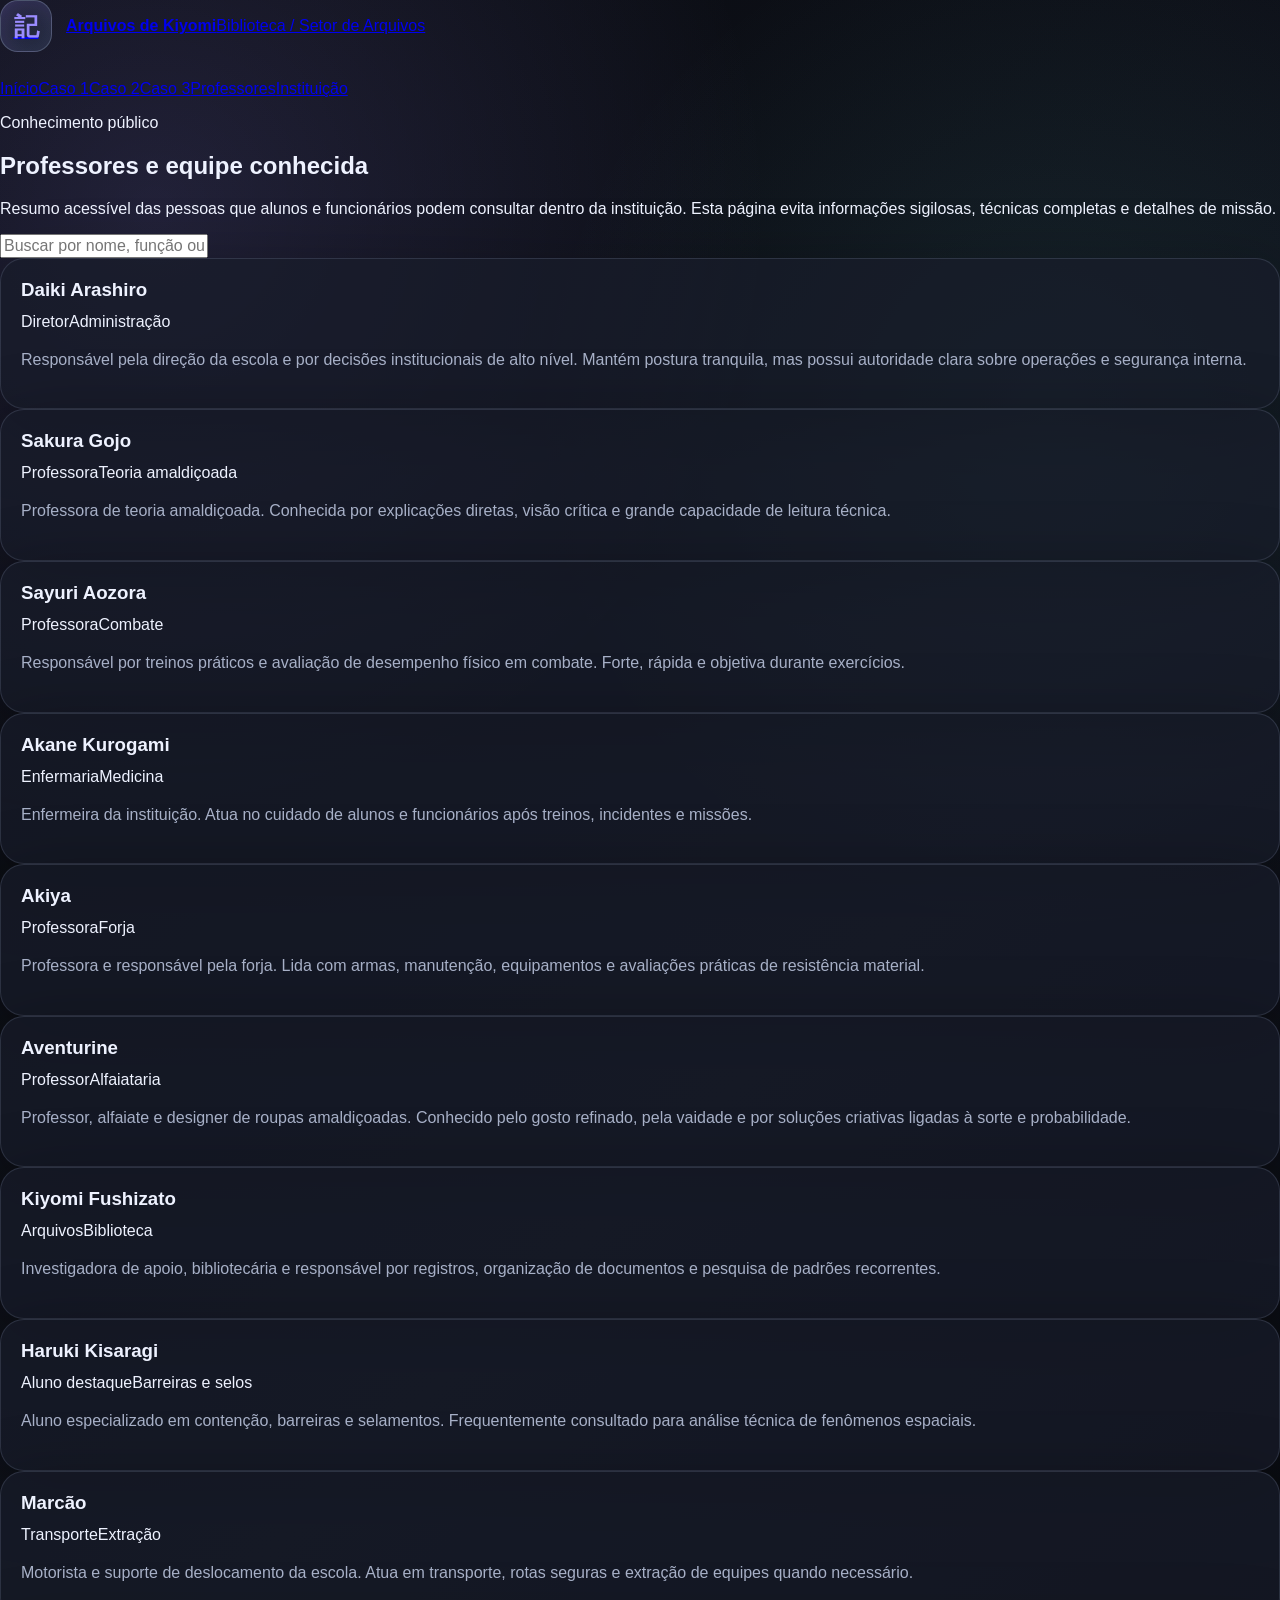
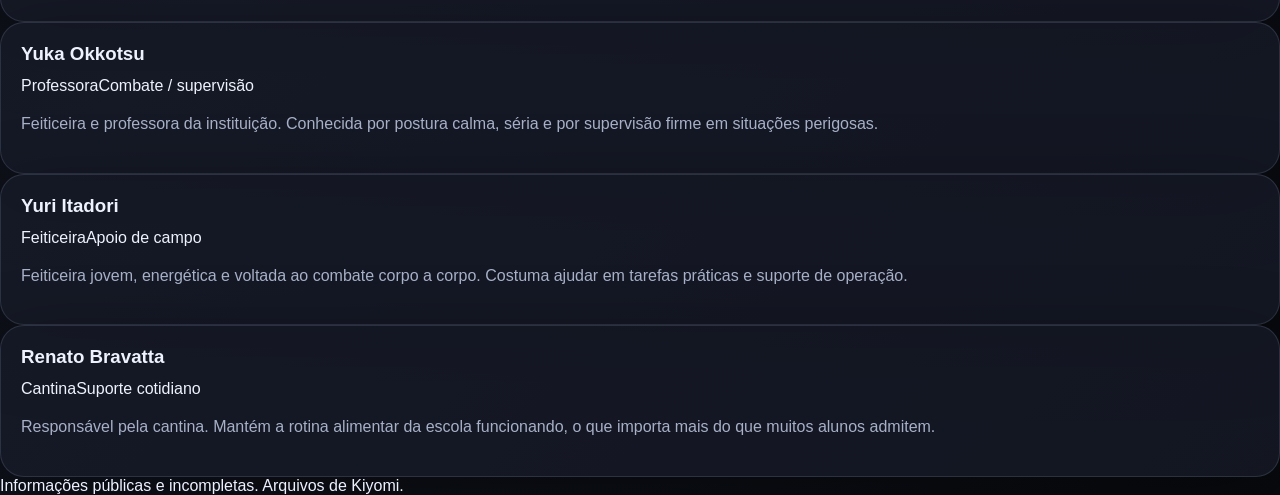
<file: publico/professores.html>
<!DOCTYPE html>
<html lang="pt-BR">
<head>
  <meta charset="UTF-8" />
  <meta name="viewport" content="width=device-width, initial-scale=1.0" />
  <title>Professores e equipe — Arquivos de Kiyomi</title>
  <link rel="stylesheet" href="../assets/css/style.css" />
</head>
<body>
  <header class="top-nav"><div class="nav-inner">
    <a class="brand" href="../index.html"><span class="brand-mark">記</span><span><strong>Arquivos de Kiyomi</strong><span>Biblioteca / Setor de Arquivos</span></span></a>
    <nav class="nav-links"><a href="../index.html">Início</a><a href="../casos/escadaria-sem-numero.html">Caso 1</a><a href="../casos/quarto-0b.html">Caso 2</a><a href="../casos/viela-do-sino-mudo.html">Caso 3</a><a href="professores.html">Professores</a><a href="instituicao.html">Instituição</a></nav>
  </div></header>

  <main class="site-shell">
    <section class="page-title">
      <p class="kicker">Conhecimento público</p>
      <h1>Professores e equipe conhecida</h1>
      <p class="lead">Resumo acessível das pessoas que alunos e funcionários podem consultar dentro da instituição. Esta página evita informações sigilosas, técnicas completas e detalhes de missão.</p>
      <div class="search-wrap"><input data-search type="text" placeholder="Buscar por nome, função ou setor..." /></div>
    </section>

    <section class="section grid two">
      <article class="panel" data-search-card><h3>Daiki Arashiro</h3><div class="tag-row"><span class="tag">Diretor</span><span class="tag">Administração</span></div><p>Responsável pela direção da escola e por decisões institucionais de alto nível. Mantém postura tranquila, mas possui autoridade clara sobre operações e segurança interna.</p></article>
      <article class="panel" data-search-card><h3>Sakura Gojo</h3><div class="tag-row"><span class="tag">Professora</span><span class="tag">Teoria amaldiçoada</span></div><p>Professora de teoria amaldiçoada. Conhecida por explicações diretas, visão crítica e grande capacidade de leitura técnica.</p></article>
      <article class="panel" data-search-card><h3>Sayuri Aozora</h3><div class="tag-row"><span class="tag">Professora</span><span class="tag">Combate</span></div><p>Responsável por treinos práticos e avaliação de desempenho físico em combate. Forte, rápida e objetiva durante exercícios.</p></article>
      <article class="panel" data-search-card><h3>Akane Kurogami</h3><div class="tag-row"><span class="tag">Enfermaria</span><span class="tag">Medicina</span></div><p>Enfermeira da instituição. Atua no cuidado de alunos e funcionários após treinos, incidentes e missões.</p></article>
      <article class="panel" data-search-card><h3>Akiya</h3><div class="tag-row"><span class="tag">Professora</span><span class="tag">Forja</span></div><p>Professora e responsável pela forja. Lida com armas, manutenção, equipamentos e avaliações práticas de resistência material.</p></article>
      <article class="panel" data-search-card><h3>Aventurine</h3><div class="tag-row"><span class="tag">Professor</span><span class="tag">Alfaiataria</span></div><p>Professor, alfaiate e designer de roupas amaldiçoadas. Conhecido pelo gosto refinado, pela vaidade e por soluções criativas ligadas à sorte e probabilidade.</p></article>
      <article class="panel" data-search-card><h3>Kiyomi Fushizato</h3><div class="tag-row"><span class="tag">Arquivos</span><span class="tag">Biblioteca</span></div><p>Investigadora de apoio, bibliotecária e responsável por registros, organização de documentos e pesquisa de padrões recorrentes.</p></article>
      <article class="panel" data-search-card><h3>Haruki Kisaragi</h3><div class="tag-row"><span class="tag">Aluno destaque</span><span class="tag">Barreiras e selos</span></div><p>Aluno especializado em contenção, barreiras e selamentos. Frequentemente consultado para análise técnica de fenômenos espaciais.</p></article>
      <article class="panel" data-search-card><h3>Marcão</h3><div class="tag-row"><span class="tag">Transporte</span><span class="tag">Extração</span></div><p>Motorista e suporte de deslocamento da escola. Atua em transporte, rotas seguras e extração de equipes quando necessário.</p></article>
      <article class="panel" data-search-card><h3>Yuka Okkotsu</h3><div class="tag-row"><span class="tag">Professora</span><span class="tag">Combate / supervisão</span></div><p>Feiticeira e professora da instituição. Conhecida por postura calma, séria e por supervisão firme em situações perigosas.</p></article>
      <article class="panel" data-search-card><h3>Yuri Itadori</h3><div class="tag-row"><span class="tag">Feiticeira</span><span class="tag">Apoio de campo</span></div><p>Feiticeira jovem, energética e voltada ao combate corpo a corpo. Costuma ajudar em tarefas práticas e suporte de operação.</p></article>
      <article class="panel" data-search-card><h3>Renato Bravatta</h3><div class="tag-row"><span class="tag">Cantina</span><span class="tag">Suporte cotidiano</span></div><p>Responsável pela cantina. Mantém a rotina alimentar da escola funcionando, o que importa mais do que muitos alunos admitem.</p></article>
    </section>
  </main>

  <footer class="footer"><div class="site-shell">Informações públicas e incompletas. Arquivos de Kiyomi.</div></footer>
  <script src="../assets/js/app.js"></script>
</body>
</html>
</file>
<file: assets/css/style.css>
:root {
  --bg: #0b0d12;
  --bg2: #111520;
  --panel: rgba(24, 29, 42, .86);
  --panel-solid: #181d2a;
  --panel2: rgba(34, 40, 58, .9);
  --line: rgba(172, 188, 224, .16);
  --line-strong: rgba(172, 188, 224, .32);
  --text: #eef2ff;
  --muted: #a7b0c7;
  --faint: #75809a;
  --accent: #9b8cff;
  --accent2: #64d7d0;
  --warn: #e7b65c;
  --danger: #f16d6d;
  --ok: #80d28f;
  --shadow: 0 18px 70px rgba(0,0,0,.35);
  --radius: 22px;
}

* { box-sizing: border-box; }
html { scroll-behavior: smooth; }
body {
  margin: 0;
  min-height: 100vh;
  background:
    radial-gradient(circle at 12% 10%, rgba(155,140,255,.16), transparent 28%),
    radial-gradient(circle at 82% 20%, rgba(100,215,208,.10), transparent 26%),
    linear-gradient(135deg, #090b10, #10131d 54%, #080a0e);
  color: var(--text);
  font-family: Inter, Arial, Helvetica, sans-serif;
}
button, input, textarea, select { font: inherit; }
button { color: inherit; }
.noise {
  pointer-events: none;
  position: fixed;
  inset: 0;
  opacity: .025;
  background-image: linear-gradient(90deg, #fff 1px, transparent 1px), linear-gradient(#fff 1px, transparent 1px);
  background-size: 19px 19px;
  z-index: 0;
}
.app-shell { position: relative; z-index: 1; display: grid; grid-template-columns: 312px 1fr; min-height: 100vh; }
.sidebar {
  position: sticky;
  top: 0;
  height: 100vh;
  padding: 24px;
  border-right: 1px solid var(--line);
  background: rgba(9, 11, 16, .74);
  backdrop-filter: blur(18px);
  overflow-y: auto;
}
.brand { display: flex; align-items: center; gap: 14px; margin-bottom: 28px; }
.brand-mark {
  width: 52px; height: 52px; display: grid; place-items: center;
  border: 1px solid var(--line-strong); border-radius: 18px;
  background: linear-gradient(145deg, rgba(155,140,255,.16), rgba(100,215,208,.07));
  color: var(--accent); font-size: 25px; font-weight: 800;
  box-shadow: inset 0 0 22px rgba(155,140,255,.12);
}
.brand h1 { margin: 0; font-size: 21px; letter-spacing: -.4px; }
.brand p { margin: 4px 0 0; color: var(--muted); font-size: 13px; line-height: 1.3; }
.nav-list { display: grid; gap: 8px; }
.nav-link {
  text-decoration: none; color: var(--muted); border: 1px solid transparent;
  padding: 12px 14px; border-radius: 15px; display: flex; align-items: center; justify-content: space-between;
  transition: .18s ease; background: transparent;
}
.nav-link:hover { color: var(--text); background: rgba(255,255,255,.045); border-color: var(--line); }
.nav-link.active { color: #fff; border-color: rgba(155,140,255,.45); background: linear-gradient(135deg, rgba(155,140,255,.18), rgba(100,215,208,.05)); }
.nav-link.active::after { content: "●"; color: var(--accent2); font-size: 10px; }
.sidebar-card {
  margin-top: 18px; padding: 16px; border: 1px solid var(--line);
  border-radius: 18px; background: rgba(24,29,42,.62); box-shadow: var(--shadow);
}
.sidebar-card strong { display: block; margin: 6px 0; }
.sidebar-card p { margin: 6px 0 0; color: var(--muted); font-size: 13px; line-height: 1.55; }
.sidebar-card.compact { box-shadow: none; background: rgba(255,255,255,.035); }
.mobile-close, .hamburger { display: none; }
.main { min-width: 0; padding: 26px clamp(18px, 4vw, 44px) 44px; }
.topbar {
  display: grid; grid-template-columns: auto minmax(240px, 440px); gap: 20px; align-items: center;
  margin-bottom: 22px; padding-bottom: 18px; border-bottom: 1px solid var(--line);
}
.topbar h2 { margin: 4px 0 0; font-size: clamp(30px, 4vw, 46px); letter-spacing: -.04em; }
.mini-label { display: inline-flex; color: var(--accent2); font-size: 12px; text-transform: uppercase; letter-spacing: .16em; font-weight: 800; }
.global-search { position: relative; }
.global-search input {
  width: 100%; padding: 15px 48px 15px 16px; border-radius: 16px; border: 1px solid var(--line);
  background: rgba(24,29,42,.84); color: var(--text); outline: 0;
}
.global-search input:focus { border-color: rgba(155,140,255,.65); box-shadow: 0 0 0 4px rgba(155,140,255,.1); }
.global-search button {
  position: absolute; right: 8px; top: 50%; transform: translateY(-50%); width: 32px; height: 32px; border: 0;
  border-radius: 11px; background: rgba(255,255,255,.07); cursor: pointer;
}
.hidden { display: none !important; }
.search-results {
  border: 1px solid rgba(155,140,255,.28); border-radius: 22px; padding: 18px; margin-bottom: 22px;
  background: rgba(18,22,32,.92); box-shadow: var(--shadow);
}
.search-results .result-header { display:flex; align-items:center; justify-content:space-between; gap:10px; margin-bottom: 12px; }
.view-root { animation: fade .18s ease; }
@keyframes fade { from { opacity: .5; transform: translateY(4px); } to { opacity: 1; transform: none; } }
.hero {
  display: grid; grid-template-columns: minmax(0, 1.2fr) minmax(280px, .8fr); gap: 20px; align-items: stretch; margin-bottom: 22px;
}
.hero-card {
  min-height: 310px; border-radius: 30px; padding: 30px; border: 1px solid var(--line);
  background: linear-gradient(135deg, rgba(155,140,255,.20), rgba(18,22,32,.75)), var(--panel-solid);
  box-shadow: var(--shadow); position: relative; overflow: hidden;
}
.hero-card::after { content:""; position:absolute; inset:auto -70px -85px auto; width:230px; height:230px; border-radius:50%; border:1px solid rgba(255,255,255,.1); }
.hero-card h3 { font-size: clamp(32px, 5vw, 58px); margin: 10px 0 16px; letter-spacing: -.06em; line-height: .95; }
.hero-card p { color: var(--muted); max-width: 800px; font-size: 16px; line-height: 1.75; }
.quick-panel {
  border: 1px solid var(--line); border-radius: 30px; overflow:hidden; background: var(--panel); box-shadow: var(--shadow);
}
.quick-panel img { width:100%; height: 190px; object-fit: cover; display:block; filter: saturate(.9) contrast(1.03); }
.quick-panel .quick-body { padding: 18px; }
.quick-body p { color: var(--muted); line-height: 1.5; margin: 8px 0 0; }
.stats { display: grid; grid-template-columns: repeat(4, 1fr); gap: 14px; margin: 20px 0 22px; }
.stat { border: 1px solid var(--line); border-radius: 20px; padding: 16px; background: rgba(24,29,42,.70); }
.stat strong { display:block; font-size: 30px; margin-bottom: 4px; }
.stat span { color: var(--muted); font-size: 13px; }
.toolbar { display: flex; gap: 12px; flex-wrap: wrap; align-items:center; margin: 0 0 18px; }
.chip, .action-btn {
  border: 1px solid var(--line); background: rgba(24,29,42,.72); color: var(--muted); border-radius: 999px;
  padding: 9px 12px; cursor: pointer; transition: .18s ease; text-decoration:none; display:inline-flex; align-items:center; gap: 8px;
}
.chip:hover, .action-btn:hover { color: var(--text); border-color: var(--line-strong); background: rgba(255,255,255,.06); }
.chip.active, .action-btn.primary { color:#fff; background: rgba(155,140,255,.20); border-color: rgba(155,140,255,.55); }
.layout-two { display: grid; grid-template-columns: minmax(0, 1fr) 350px; gap: 18px; align-items: start; }
.card-grid { display: grid; grid-template-columns: repeat(auto-fit, minmax(260px, 1fr)); gap: 16px; }
.card {
  border: 1px solid var(--line); border-radius: 22px; background: rgba(24,29,42,.72); padding: 18px; min-height: 190px;
  display:flex; flex-direction:column; gap: 12px; position: relative; overflow:hidden;
}
.card::before { content:""; position:absolute; left:0; top:0; width:100%; height:3px; background: linear-gradient(90deg, var(--accent), transparent); opacity: .8; }
.card h3 { margin: 2px 0 0; font-size: 20px; letter-spacing: -.03em; }
.card p { margin: 0; color: var(--muted); line-height: 1.58; }
.card-footer { margin-top:auto; display:flex; flex-wrap:wrap; gap: 8px; justify-content:space-between; align-items:center; }
.badges { display:flex; flex-wrap:wrap; gap: 7px; }
.badge { color: #dbe3ff; border:1px solid var(--line); background: rgba(255,255,255,.045); border-radius:999px; padding: 4px 8px; font-size: 12px; }
.badge.warn { border-color: rgba(231,182,92,.35); color: #ffe0a3; background: rgba(231,182,92,.09); }
.badge.danger { border-color: rgba(241,109,109,.35); color: #ffc4c4; background: rgba(241,109,109,.09); }
.card-actions { display:flex; gap: 8px; }
.icon-btn {
  border: 1px solid var(--line); background: rgba(255,255,255,.05); border-radius: 13px; min-width: 38px; height: 38px;
  padding: 0 11px; cursor:pointer; color: var(--text);
}
.icon-btn:hover { border-color: var(--accent); }
.panel {
  border: 1px solid var(--line); border-radius: 24px; padding: 20px; background: rgba(24,29,42,.72); box-shadow: var(--shadow);
}
.panel h3 { margin:0 0 12px; }
.panel p, .panel li { color: var(--muted); line-height: 1.6; }
.case-detail-hero {
  border: 1px solid var(--line); border-radius: 28px; padding: 24px; background: linear-gradient(135deg, rgba(155,140,255,.16), rgba(100,215,208,.06)), rgba(24,29,42,.78); margin-bottom: 18px;
}
.case-detail-hero h3 { font-size: clamp(28px, 4vw, 44px); margin: 8px 0 12px; letter-spacing: -.05em; }
.tabs { display:flex; flex-wrap:wrap; gap: 8px; margin: 16px 0; }
.tab-btn { border:1px solid var(--line); background: rgba(255,255,255,.04); color: var(--muted); border-radius: 12px; padding: 10px 12px; cursor:pointer; }
.tab-btn.active { color:#fff; border-color: rgba(155,140,255,.55); background: rgba(155,140,255,.16); }
.timeline { display:grid; gap: 10px; counter-reset: item; }
.timeline-item { display:grid; grid-template-columns: 36px 1fr; gap: 12px; align-items:start; }
.timeline-item::before { counter-increment:item; content: counter(item); width: 32px; height:32px; display:grid; place-items:center; border-radius: 50%; background: rgba(155,140,255,.16); border:1px solid rgba(155,140,255,.32); color:#fff; font-weight:800; }
.timeline-item span { color: var(--muted); line-height:1.6; padding-top: 4px; }
.witness-list { display:grid; gap: 12px; }
.witness { padding: 14px; border:1px solid var(--line); border-radius: 16px; background: rgba(255,255,255,.035); }
.witness strong { display:block; margin-bottom: 5px; }
.witness span { color: var(--muted); line-height: 1.5; }
.document-note { background: rgba(4,6,10,.42); border-left: 4px solid var(--accent2); border-radius: 14px; padding: 16px; color: #dfe7ff; line-height: 1.65; }
.detail-dialog { width: min(850px, calc(100vw - 24px)); border: 1px solid var(--line-strong); border-radius: 28px; padding: 0; background: #131722; color: var(--text); box-shadow: 0 24px 120px rgba(0,0,0,.65); }
.detail-dialog::backdrop { background: rgba(0,0,0,.7); backdrop-filter: blur(3px); }
.dialog-close { position:absolute; top: 12px; right: 12px; width: 38px; height:38px; border:1px solid var(--line); background: rgba(255,255,255,.08); border-radius: 14px; cursor:pointer; z-index:2; }
.dialog-body { padding: 26px; }
.dialog-body h2 { margin: 8px 46px 12px 0; font-size: 32px; letter-spacing: -.04em; }
.dialog-body p, .dialog-body li { color: var(--muted); line-height:1.65; }
.board { display:grid; grid-template-columns: repeat(auto-fit, minmax(230px,1fr)); gap: 14px; }
.pin-card { transform: rotate(var(--r, 0deg)); border: 1px solid rgba(231,182,92,.30); background: rgba(42,34,20,.72); border-radius: 18px; padding: 16px; box-shadow: var(--shadow); }
.pin-card h3 { margin: 0 0 8px; }
.pin-card p { color: #d6c5a2; line-height: 1.5; }
.note-area { width: 100%; min-height: 260px; padding: 16px; border-radius: 18px; border:1px solid var(--line); background: rgba(10,12,18,.85); color: var(--text); resize: vertical; outline: none; line-height: 1.55; }
.note-area:focus { border-color: var(--accent); }
.empty { border:1px dashed var(--line-strong); border-radius: 22px; padding: 26px; color: var(--muted); text-align:center; }
.prompt-box { border: 1px solid rgba(100,215,208,.28); background: rgba(100,215,208,.06); border-radius: 18px; padding: 14px; color: #d7fffb; line-height: 1.55; font-size: 14px; }
@media (max-width: 980px) {
  .app-shell { grid-template-columns: 1fr; }
  .sidebar { position: fixed; inset: 0 auto 0 0; width: min(330px, 90vw); z-index: 10; transform: translateX(-105%); transition: .22s ease; }
  .sidebar.open { transform: translateX(0); }
  .mobile-close, .hamburger { display: inline-flex; align-items:center; justify-content:center; border:1px solid var(--line); background: rgba(255,255,255,.06); border-radius: 13px; padding: 10px 12px; cursor:pointer; }
  .mobile-close { width: 100%; margin-bottom: 14px; }
  .topbar { grid-template-columns: auto 1fr; }
  .global-search { grid-column: 1 / -1; }
  .hero, .layout-two { grid-template-columns: 1fr; }
  .stats { grid-template-columns: repeat(2, 1fr); }
}
@media (max-width: 560px) {
  .main { padding: 18px 14px 34px; }
  .stats { grid-template-columns: 1fr; }
  .hero-card { padding: 22px; min-height: auto; }
}
</file>
<file: styles.css>
:root{
  --bg:#080a10; --bg2:#0f121b; --card:#171b27; --card2:#202635; --line:#30384b;
  --text:#eef2ff; --muted:#9ba6bd; --soft:#cbd5e1; --accent:#a78bfa; --accent2:#38bdf8;
  --warn:#f59e0b; --danger:#ef4444; --ok:#22c55e; --paper:#d8c7a6;
}
*{box-sizing:border-box} html{scroll-behavior:smooth} body{margin:0;font-family:Inter,Arial,Helvetica,sans-serif;color:var(--text);background:radial-gradient(circle at top left,rgba(167,139,250,.14),transparent 32%),linear-gradient(135deg,#07080c,var(--bg));min-height:100vh}.layout{display:grid;grid-template-columns:300px 1fr;min-height:100vh}.sidebar{position:sticky;top:0;height:100vh;padding:24px;border-right:1px solid var(--line);background:rgba(8,10,16,.92);backdrop-filter:blur(10px)}.brand{display:flex;gap:14px;align-items:center;margin-bottom:26px}.brand-mark{width:52px;height:52px;border-radius:16px;display:grid;place-items:center;background:linear-gradient(135deg,#242938,#111827);border:1px solid var(--line);color:var(--accent);font-size:24px;font-weight:900}.brand h1{font-size:21px;line-height:1.1;margin:0}.brand p{margin:5px 0 0;color:var(--muted);font-size:12px}.nav{display:grid;gap:9px}.nav a{color:var(--soft);text-decoration:none;border:1px solid var(--line);border-radius:14px;padding:12px 14px;background:rgba(23,27,39,.4);transition:.18s}.nav a:hover,.nav a.active{border-color:var(--accent);background:rgba(167,139,250,.12);color:white}.sidebar-card{margin-top:24px;border:1px solid var(--line);border-radius:18px;padding:16px;background:rgba(23,27,39,.72)}.sidebar-card small{color:var(--accent);text-transform:uppercase;letter-spacing:1.4px;font-weight:800}.sidebar-card p{color:var(--muted);font-size:13px;line-height:1.55}.content{padding:32px;max-width:1280px;width:100%;margin:0 auto}.top{display:flex;justify-content:space-between;align-items:flex-start;gap:24px;margin-bottom:28px}.crumb{color:var(--muted);font-size:13px;margin:0 0 10px}.crumb a{color:var(--accent2);text-decoration:none}.eyebrow{margin:0 0 8px;color:var(--accent);text-transform:uppercase;letter-spacing:1.6px;font-size:12px;font-weight:900}h2{font-size:38px;margin:0 0 8px}h3{margin-top:0}.lead{font-size:17px;line-height:1.75;color:var(--soft);max-width:860px}.toolbar{display:flex;gap:10px;align-items:center;flex-wrap:wrap}.search{min-width:300px;border:1px solid var(--line);border-radius:15px;padding:13px 15px;background:#11151f;color:var(--text);outline:none}.search:focus{border-color:var(--accent)}.btn{border:1px solid var(--line);border-radius:14px;background:var(--card);color:var(--text);padding:11px 14px;text-decoration:none;cursor:pointer;display:inline-flex;align-items:center;gap:8px}.btn:hover{border-color:var(--accent);background:var(--card2)}.hero{border:1px solid var(--line);border-radius:28px;overflow:hidden;background:linear-gradient(135deg,rgba(167,139,250,.14),rgba(56,189,248,.07)),var(--card);margin-bottom:24px}.hero img{width:100%;height:260px;object-fit:cover;display:block;border-bottom:1px solid var(--line)}.hero-body{padding:26px}.meta{display:flex;gap:8px;flex-wrap:wrap;margin:10px 0 16px}.tag{display:inline-flex;align-items:center;border:1px solid rgba(167,139,250,.38);background:rgba(167,139,250,.11);color:#ddd6fe;border-radius:999px;padding:6px 10px;font-size:12px;font-weight:700}.tag.warn{border-color:rgba(245,158,11,.38);background:rgba(245,158,11,.1);color:#fde68a}.tag.danger{border-color:rgba(239,68,68,.4);background:rgba(239,68,68,.1);color:#fecaca}.tag.ok{border-color:rgba(34,197,94,.38);background:rgba(34,197,94,.1);color:#bbf7d0}.grid{display:grid;gap:18px}.grid.two{grid-template-columns:repeat(2,minmax(0,1fr))}.grid.three{grid-template-columns:repeat(3,minmax(0,1fr))}.card{border:1px solid var(--line);background:rgba(23,27,39,.86);border-radius:22px;padding:20px;position:relative;overflow:hidden}.card.clickable{transition:.18s;cursor:pointer}.card.clickable:hover{transform:translateY(-2px);border-color:var(--accent);box-shadow:0 18px 50px rgba(0,0,0,.25)}.card.disabled{opacity:.58}.card p,.panel p,.person p{color:var(--muted);line-height:1.65}.card a.overlay{position:absolute;inset:0}.panel{border:1px solid var(--line);background:rgba(23,27,39,.82);border-radius:22px;padding:22px}.list{display:grid;gap:12px}.list-item{border:1px solid var(--line);background:rgba(15,18,27,.7);border-radius:16px;padding:14px}.list-item strong{color:white}.case-tile{display:grid;grid-template-columns:170px 1fr;gap:18px;align-items:center}.case-tile img{width:170px;height:110px;border-radius:16px;object-fit:cover;border:1px solid var(--line)}.locked{display:inline-flex;align-items:center;gap:6px;color:#fca5a5;font-size:13px;margin-top:8px}.person{display:grid;grid-template-columns:280px 1fr;gap:22px;border:1px solid var(--line);background:rgba(23,27,39,.86);border-radius:26px;padding:22px}.portrait{width:100%;border-radius:22px;border:1px solid var(--line);background:#111827}.note{border-left:4px solid var(--accent);background:rgba(167,139,250,.08);padding:16px;border-radius:12px;color:var(--soft);line-height:1.7}.paper{background:linear-gradient(135deg,#e5d7b8,#b9a782);color:#271f16;border-radius:18px;padding:24px;box-shadow:inset 0 0 40px rgba(70,50,20,.18);font-family:Georgia,serif;line-height:1.7}.accord{border:1px solid var(--line);border-radius:16px;overflow:hidden;background:rgba(23,27,39,.7)}.accord button{width:100%;padding:16px;background:transparent;color:var(--text);border:0;text-align:left;font-weight:800;cursor:pointer}.accord div{display:none;padding:0 16px 16px;color:var(--muted);line-height:1.65}.accord.open div{display:block}.notes-area{width:100%;min-height:160px;background:#0d1018;color:var(--text);border:1px solid var(--line);border-radius:18px;padding:16px;resize:vertical}.footer{margin-top:34px;color:var(--muted);font-size:13px;border-top:1px solid var(--line);padding-top:18px}.empty{border:1px dashed var(--line);border-radius:20px;padding:22px;color:var(--muted)}
@media(max-width:950px){.layout{grid-template-columns:1fr}.sidebar{position:relative;height:auto}.content{padding:22px}.top{flex-direction:column}.grid.two,.grid.three{grid-template-columns:1fr}.person,.case-tile{grid-template-columns:1fr}.case-tile img{width:100%;height:180px}.search{min-width:0;width:100%}}


/* Ajuste de retratos reais dos professores */
.portrait-card{
  width:100%;
  height:320px;
  object-fit:cover;
  object-position:center top;
}
.portrait-page{
  width:100%;
  max-height:760px;
  object-fit:cover;
  object-position:center top;
}
</file>
